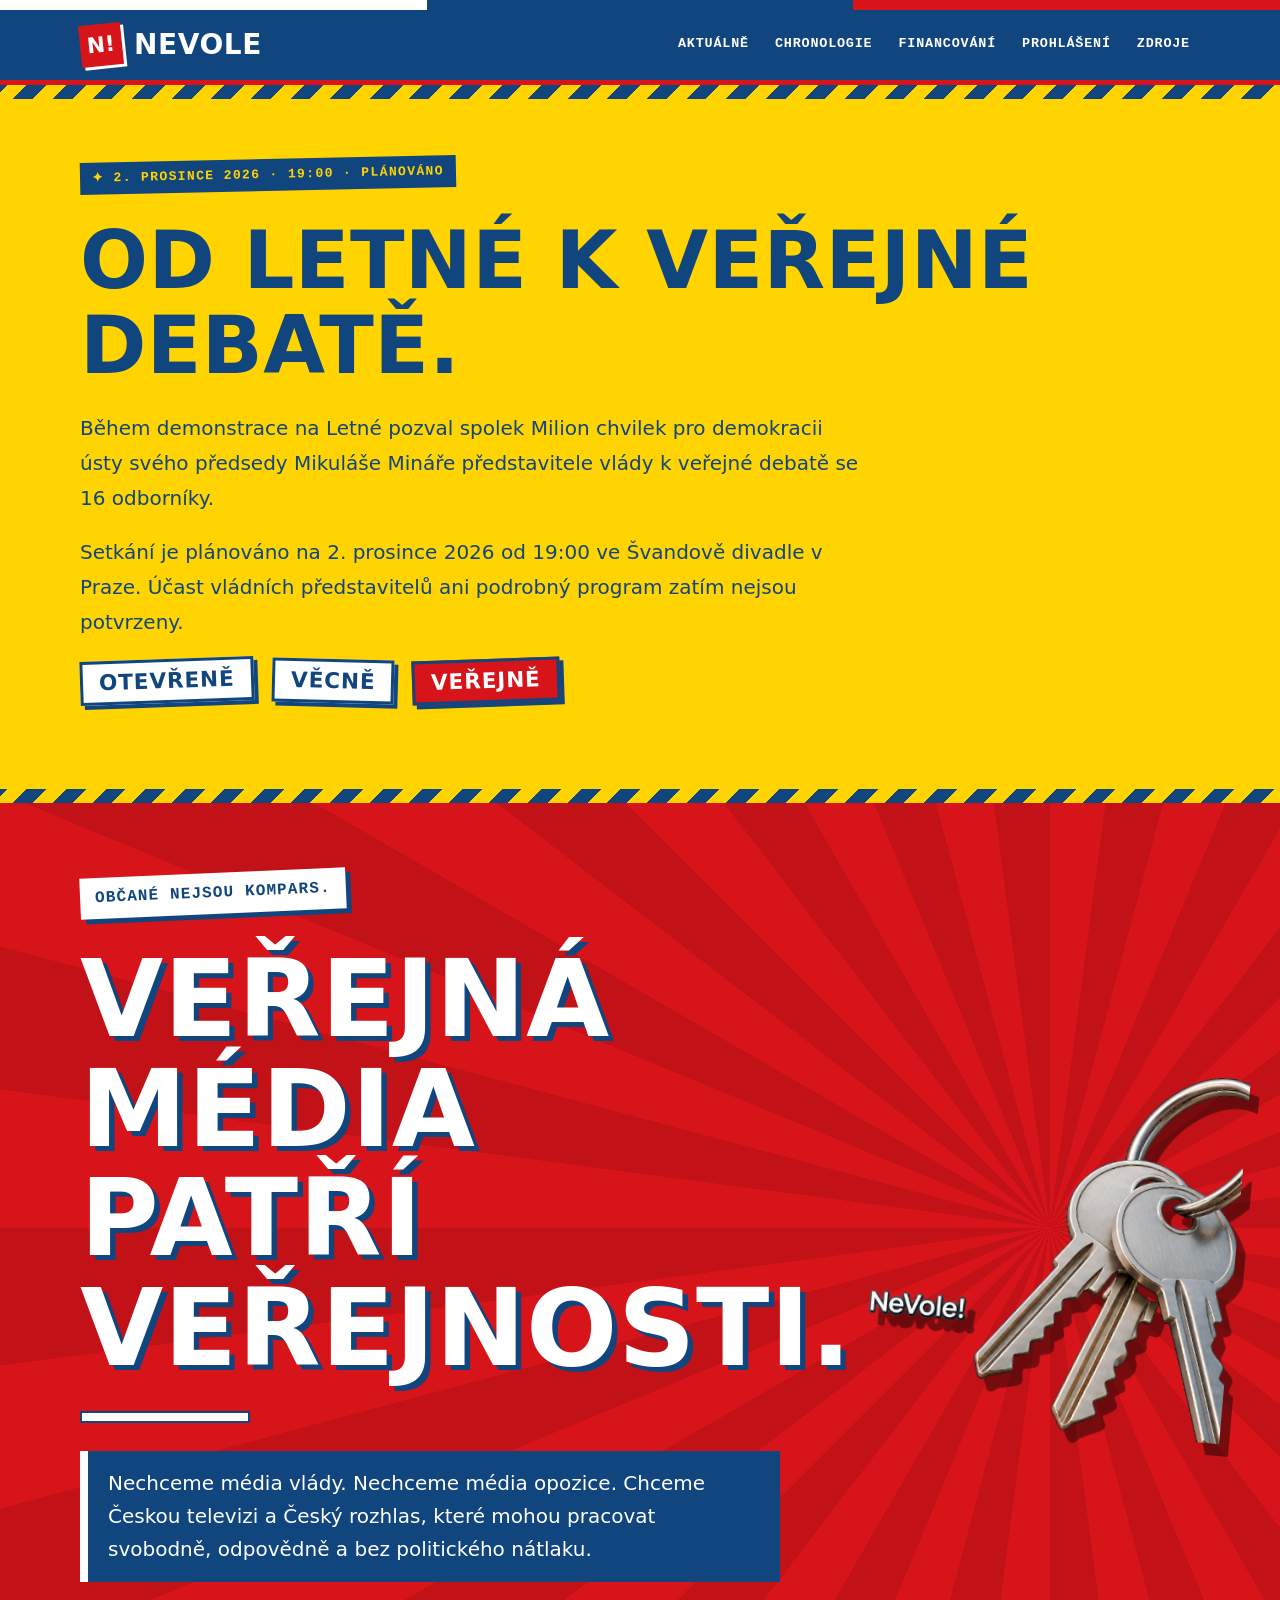
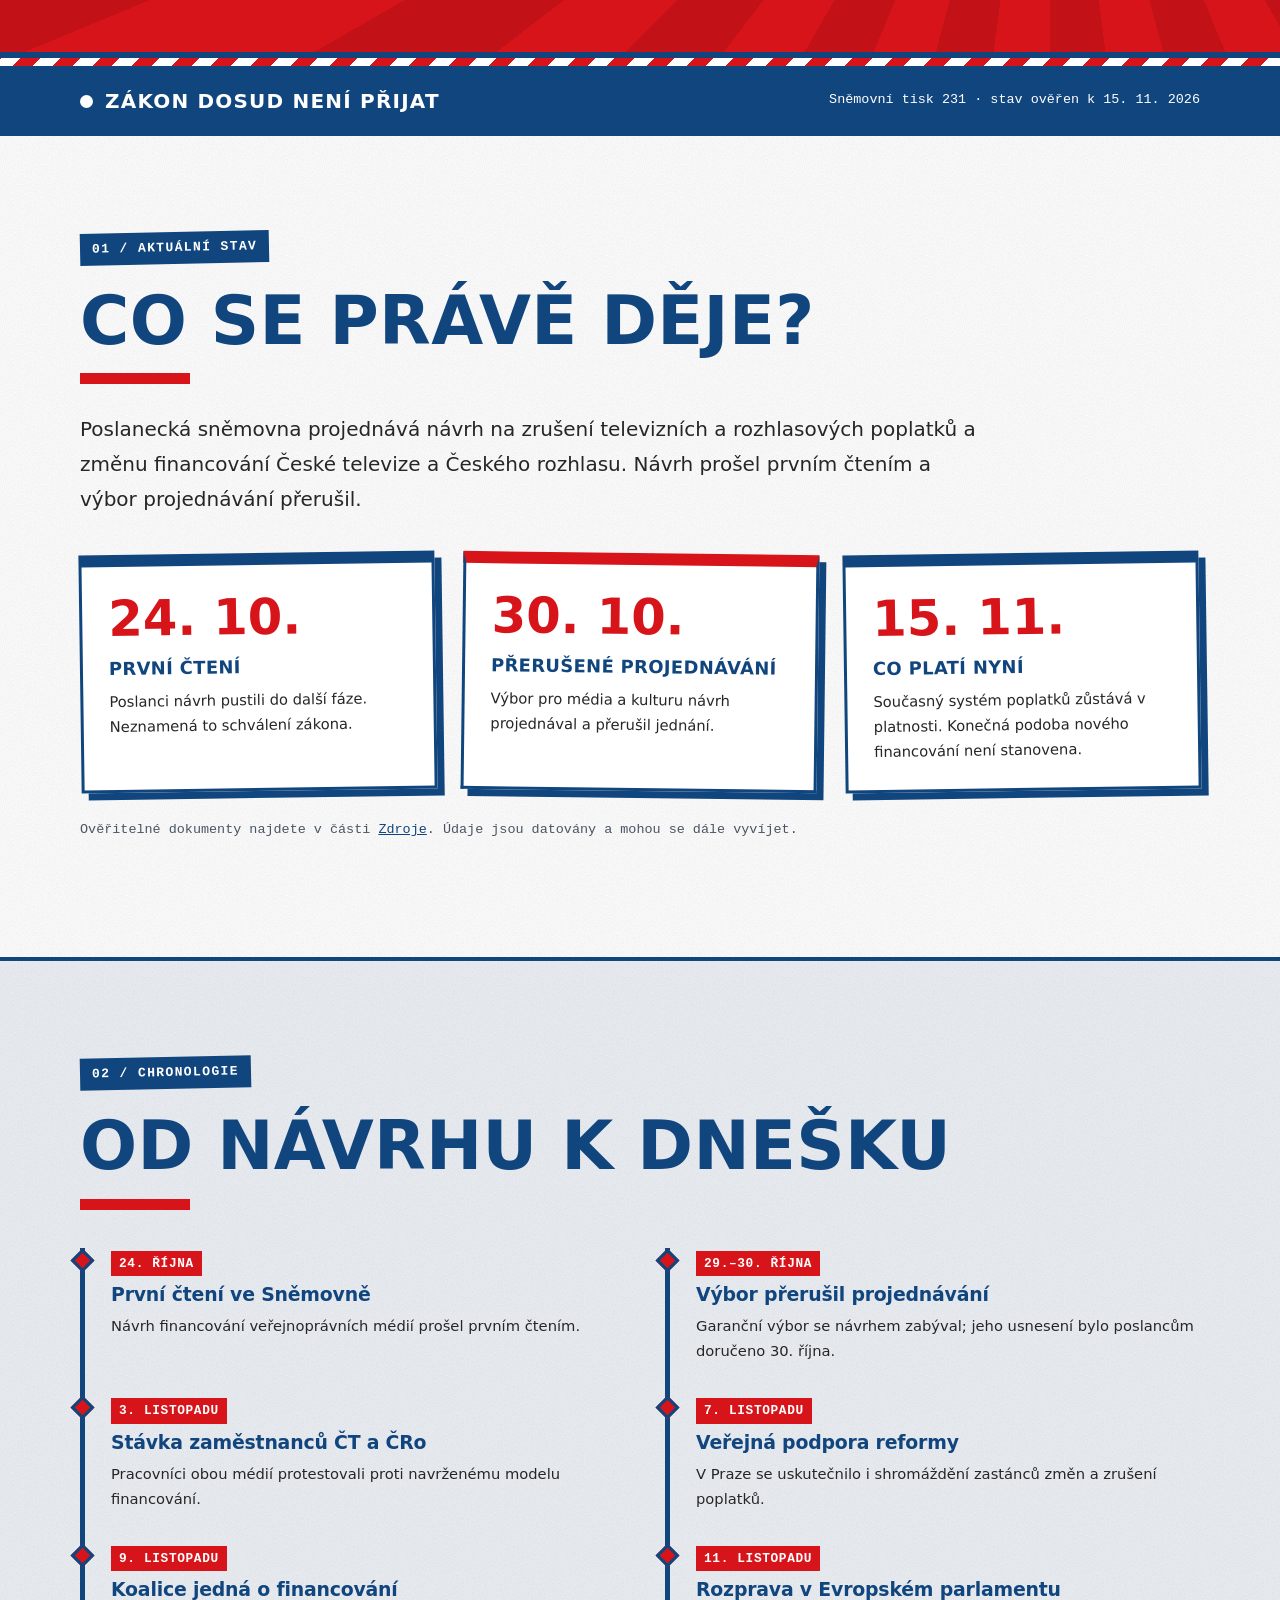
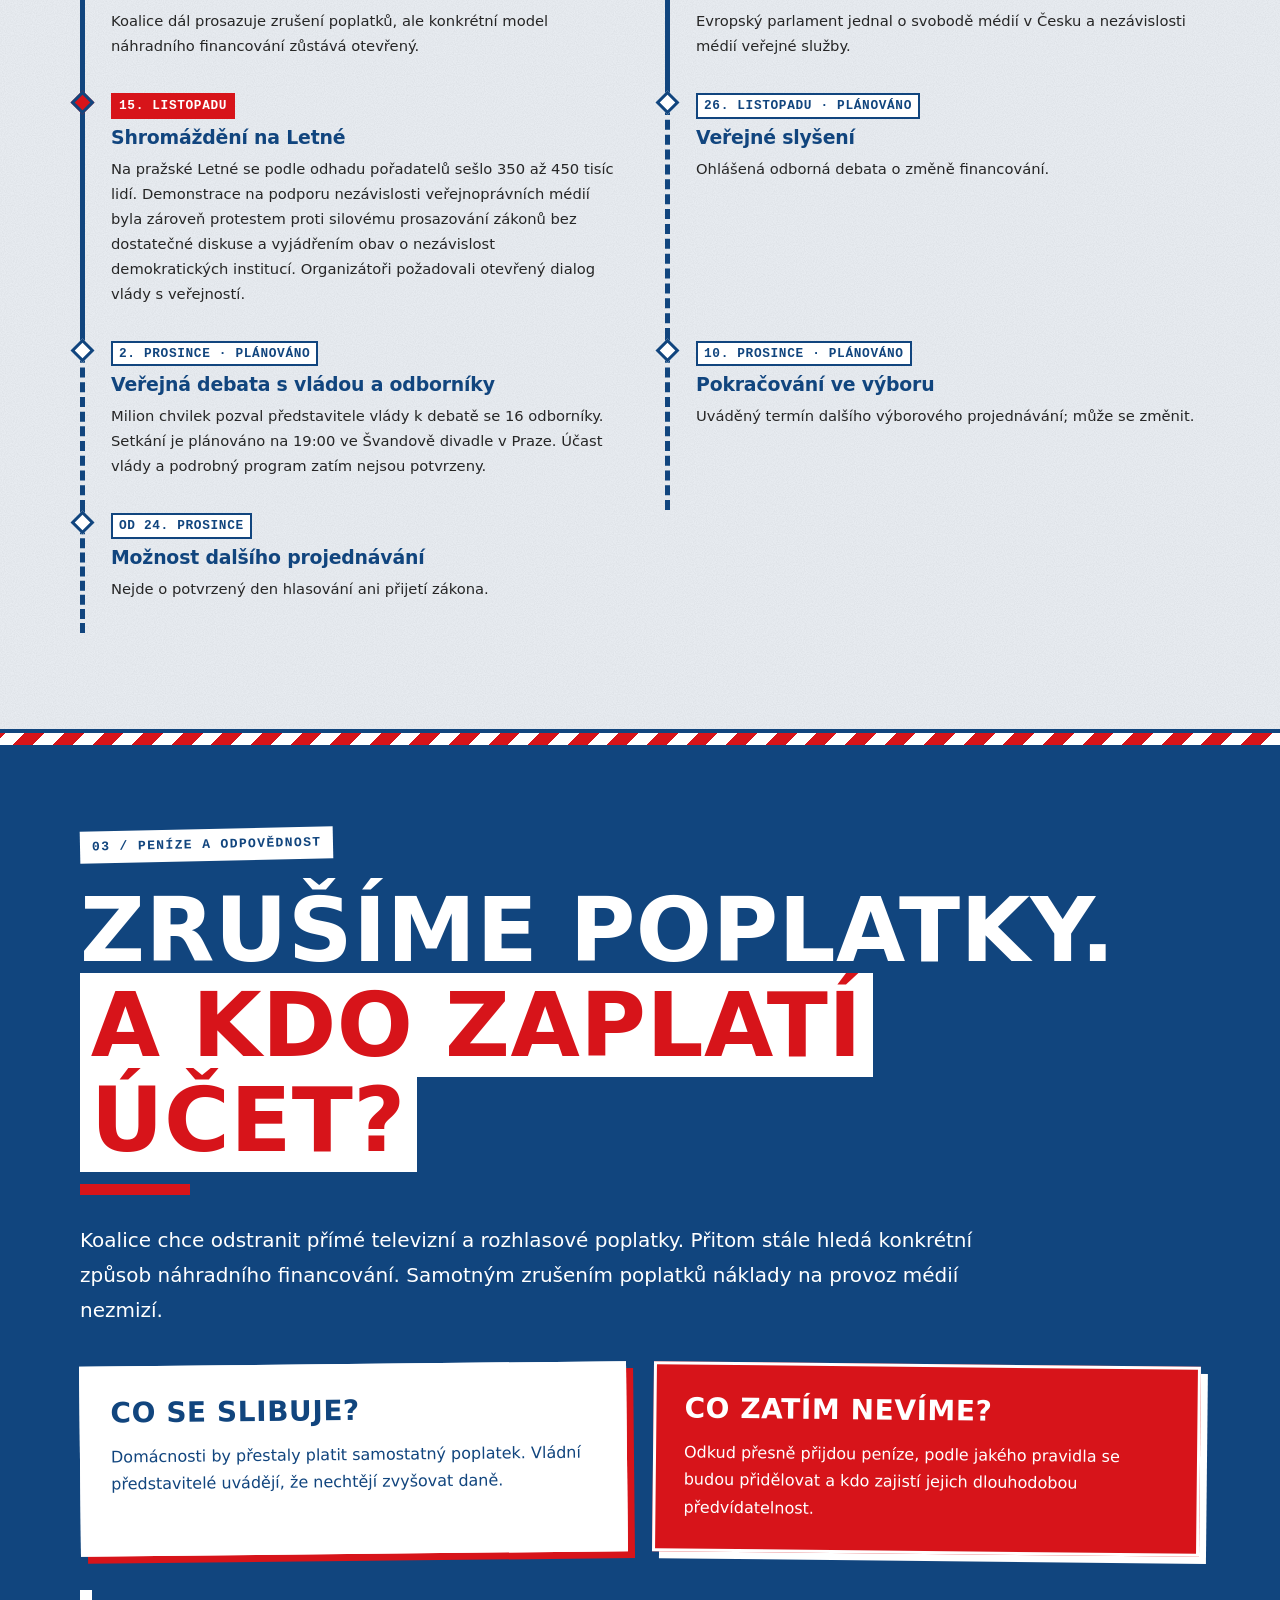
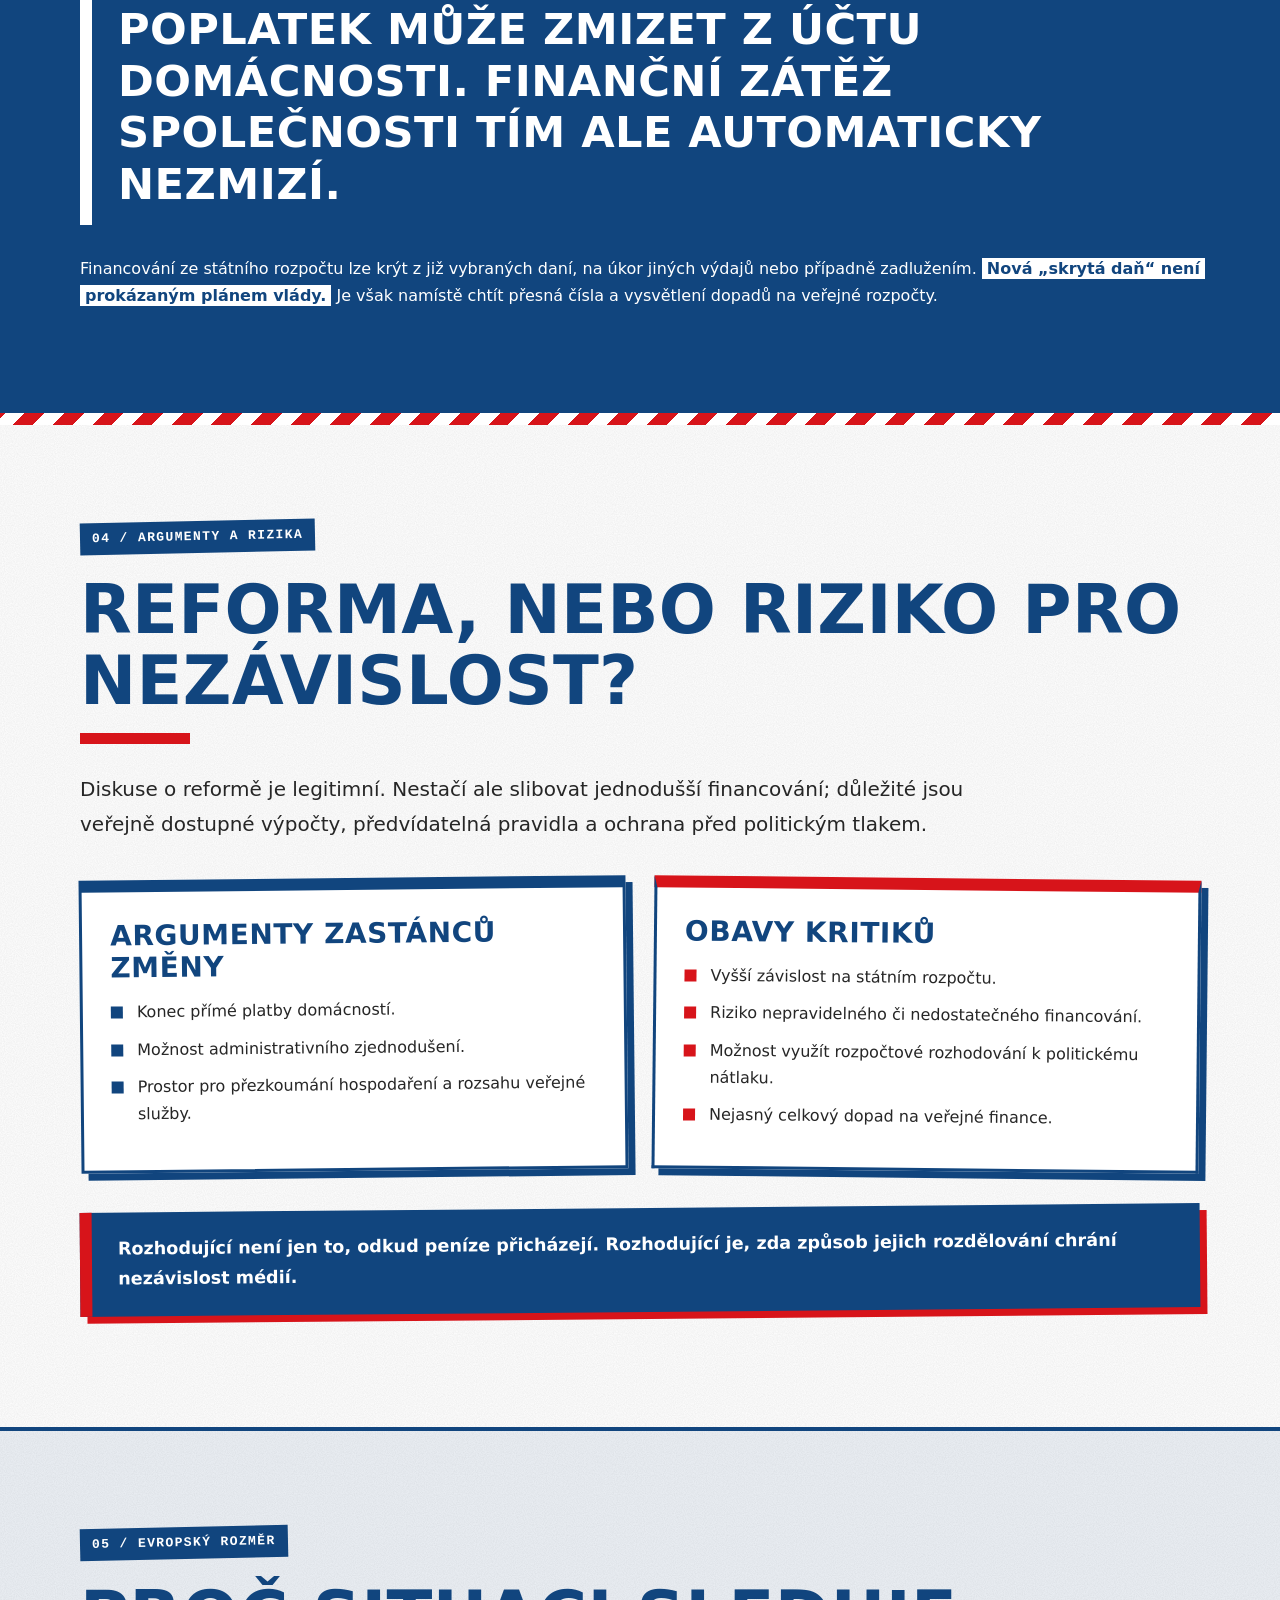
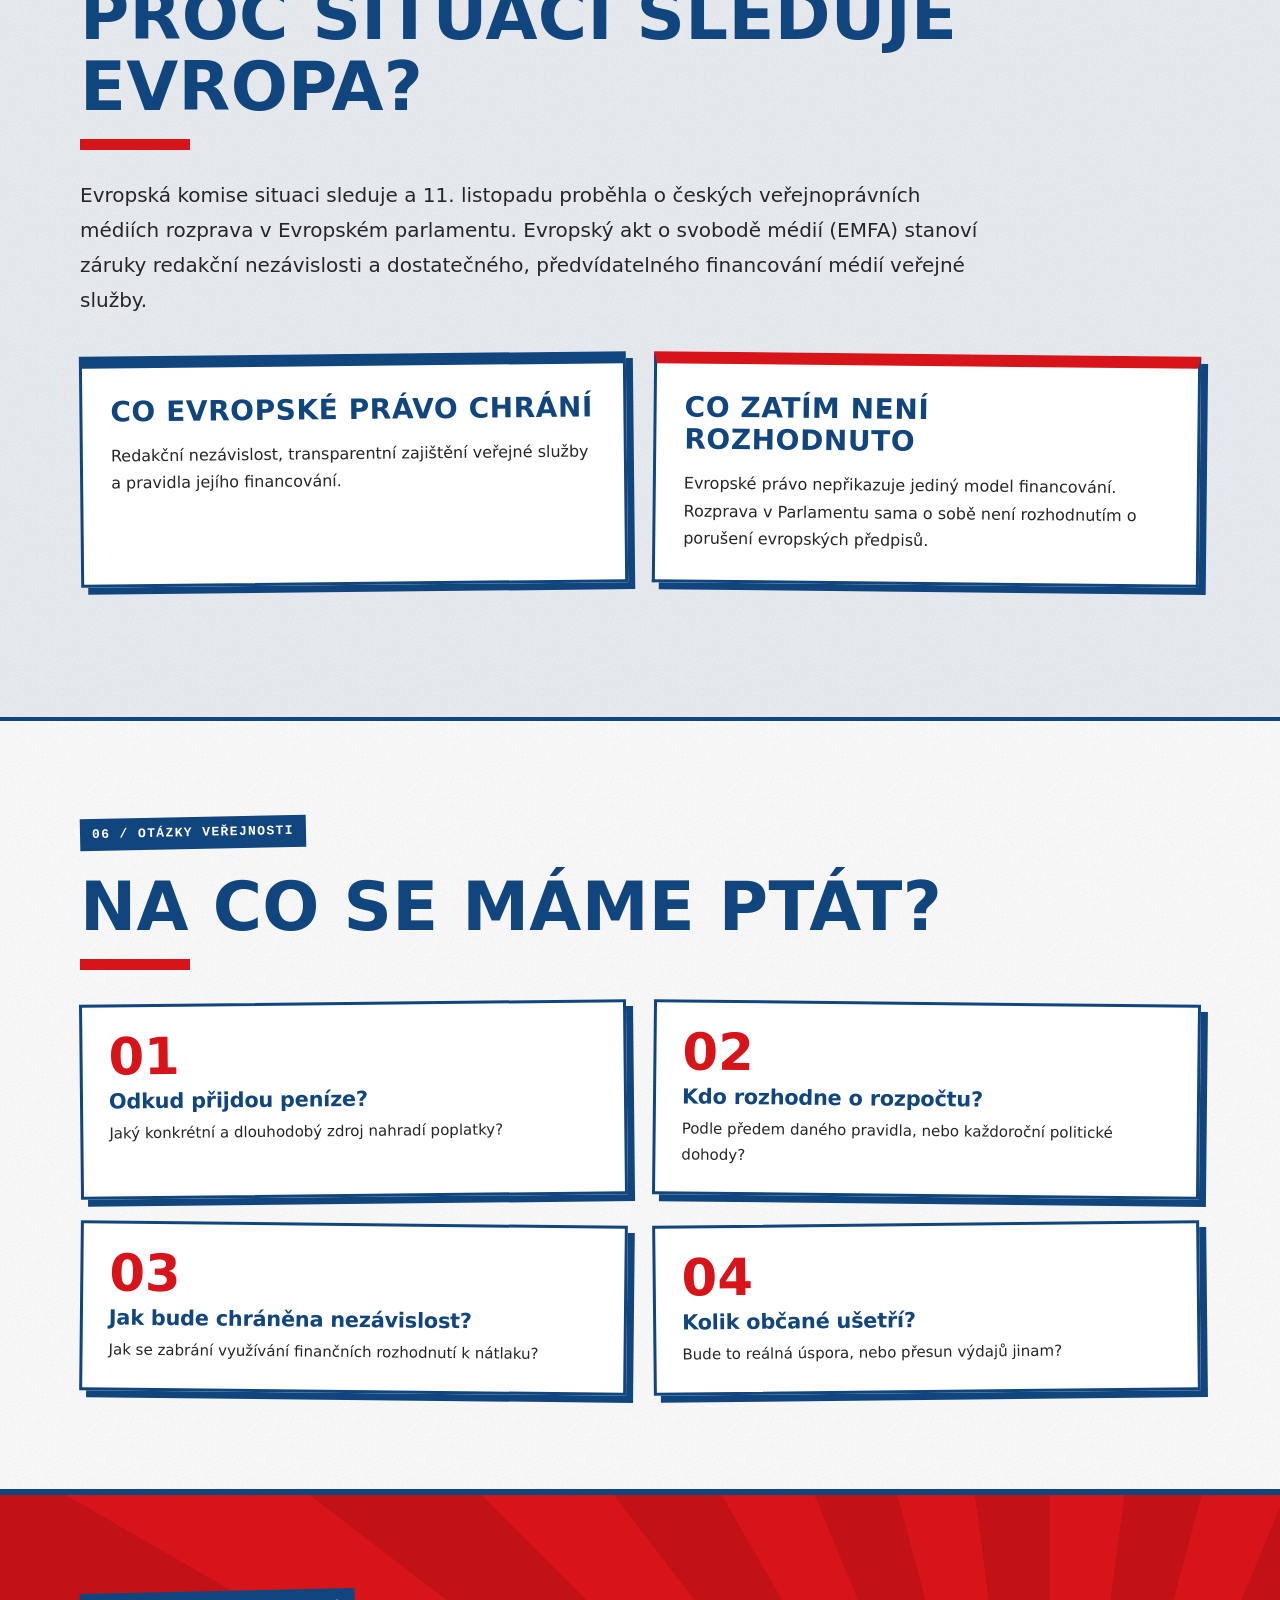
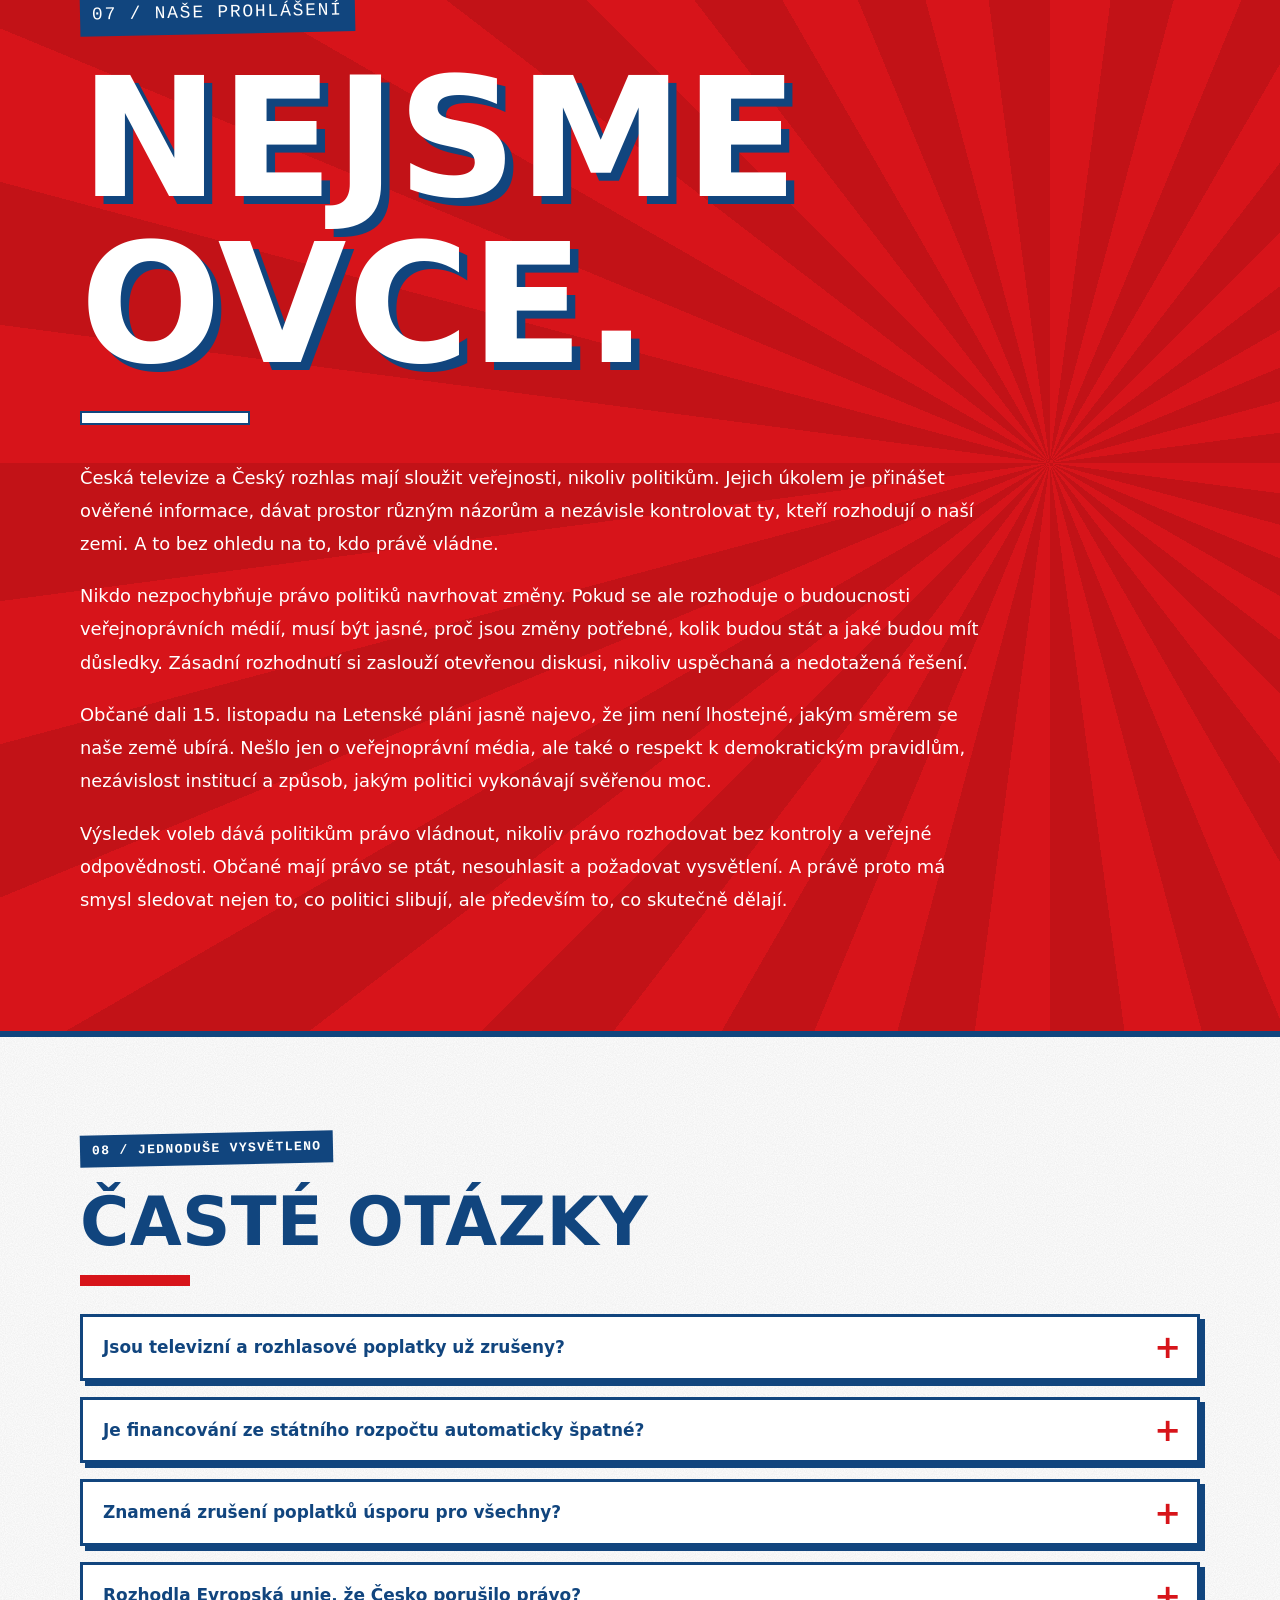
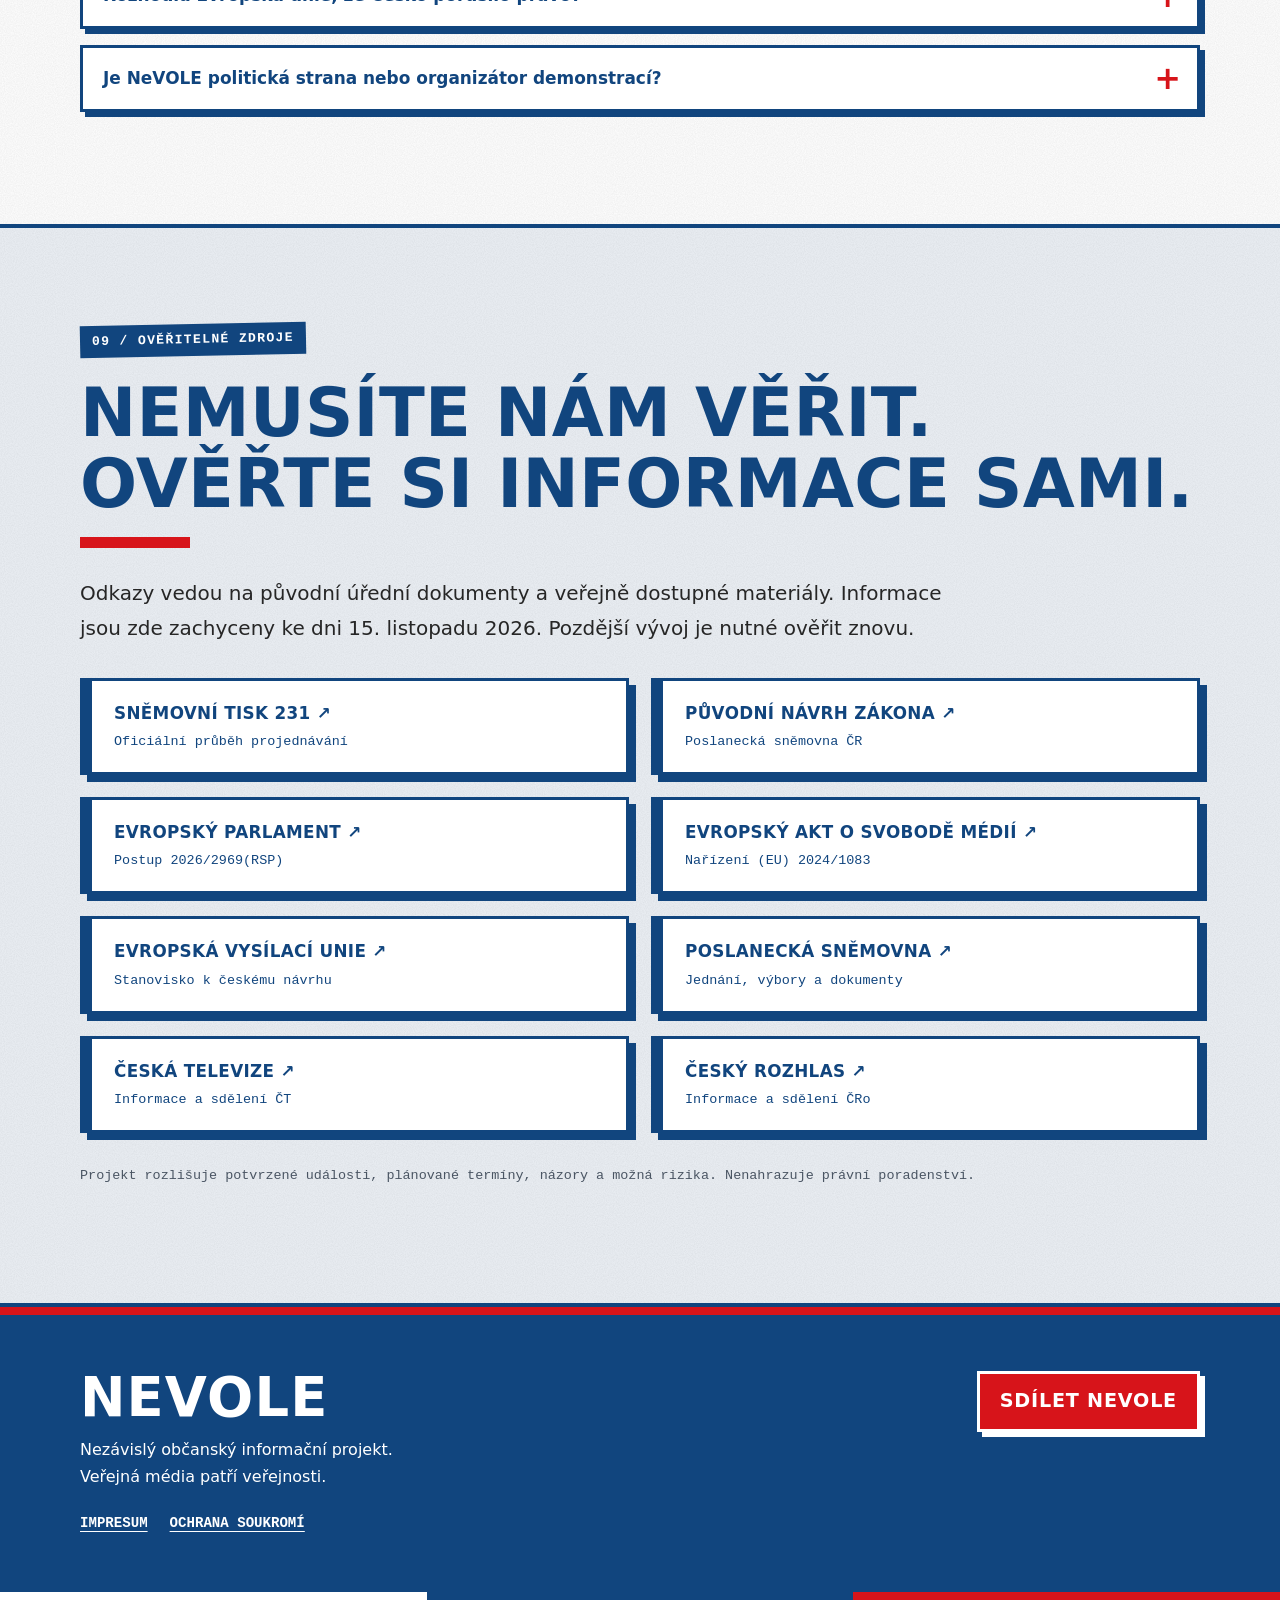
<file: index.html>
<!doctype html>
<html lang="cs">
<head>
  <meta charset="utf-8">
  <meta http-equiv="Content-Security-Policy" content="default-src 'self'; script-src 'self'; style-src 'self'; img-src 'self' data:; connect-src 'none'; object-src 'none'; base-uri 'none'; form-action 'none'; frame-src 'none'; upgrade-insecure-requests">
  <meta name="viewport" content="width=device-width, initial-scale=1">
  <meta name="theme-color" content="#12365a">
  <meta name="description" content="NeVOLE – nezávislý občanský informační projekt o veřejnoprávních médiích, jejich financování a svobodě médií.">
  <meta name="referrer" content="strict-origin-when-cross-origin">
  <meta property="og:type" content="website"><meta property="og:locale" content="cs_CZ">
  <meta property="og:title" content="NeVOLE — Veřejná média patří veřejnosti">
  <meta property="og:description" content="Co se děje s financováním ČT a ČRo? Události, argumenty, otázky a ověřitelné zdroje.">
  <meta property="og:url" content="https://nevole.info/">
  <title>NeVOLE — Veřejná média patří veřejnosti</title>
  <link rel="icon" type="image/svg+xml" href="favicon.svg"><link rel="stylesheet" href="styles.css"><script src="script.js" defer></script>
</head>
<body>
  <a class="skip-link" href="#obsah">Přejít na obsah</a>
  <div class="tricolor" aria-hidden="true"><span></span><span></span><span></span></div>
  <header class="site-header" id="nahoru">
    <a class="brand" href="#nahoru" aria-label="NeVOLE – zpět na začátek"><span class="brand-mark">N!</span>NeVOLE</a>
    <button class="menu-toggle" id="menuToggle" type="button" aria-controls="siteNav" aria-expanded="false">☰ <span>Menu</span></button>
    <nav class="site-nav" id="siteNav" aria-label="Hlavní navigace"><a href="#aktualne">Aktuálně</a><a href="#chronologie">Chronologie</a><a href="#financovani">Financování</a><a href="#prohlaseni">Prohlášení</a><a href="#zdroje">Zdroje</a></nav>
  </header>
  <main id="obsah">
    <section class="urgent" id="debata-2-prosince" aria-labelledby="urgentTitle">
      <div class="container">
        <p class="section-kicker">✦ 2. prosince 2026 · 19:00 · plánováno</p>
        <h2 id="urgentTitle">Od Letné k veřejné debatě.</h2>
        <p class="lead">Během demonstrace na Letné pozval spolek Milion chvilek pro demokracii ústy svého předsedy Mikuláše Mináře představitele vlády k veřejné debatě se 16 odborníky.</p>
        <p class="lead">Setkání je plánováno na 2. prosince 2026 od 19:00 ve Švandově divadle v Praze. Účast vládních představitelů ani podrobný program zatím nejsou potvrzeny.</p>
        <ul class="urgent-rules" aria-label="Principy veřejné debaty"><li>Otevřeně</li><li>Věcně</li><li>Veřejně</li></ul>
      </div>
    </section>
    <section class="hero" aria-labelledby="heroTitle"><div class="container hero-inner"><div class="hero-copy"><p class="eyebrow">Občané nejsou kompars.</p><h1 id="heroTitle">Veřejná média<br>patří veřejnosti.</h1><span class="hero-underline" aria-hidden="true"></span><p class="hero-lead">Nechceme média vlády. Nechceme média opozice. Chceme Českou televizi a Český rozhlas, které mohou pracovat svobodně, odpovědně a bez politického nátlaku.</p></div><img class="hero-keys" src="assets/svazek-klicu-nevole.png" width="440" height="480" alt="Svazek klíčů s nápisem NeVole! jako symbol občanské svobody" fetchpriority="high"></div></section>
    <div class="status-bar"><div class="container status-content"><strong><span class="status-dot" aria-hidden="true"></span>ZÁKON DOSUD NENÍ PŘIJAT</strong><span>Sněmovní tisk 231 · stav ověřen k 15. 11. 2026</span></div></div>

    <section class="section" id="aktualne" aria-labelledby="currentTitle"><div class="container"><p class="section-kicker">01 / Aktuální stav</p><h2 id="currentTitle">Co se právě děje?</h2><p class="lead">Poslanecká sněmovna projednává návrh na zrušení televizních a rozhlasových poplatků a změnu financování České televize a Českého rozhlasu. Návrh prošel prvním čtením a výbor projednávání přerušil.</p>
      <div class="fact-cards"><article class="fact-card"><span class="fact-date">24. 10.</span><h3>První čtení</h3><p>Poslanci návrh pustili do další fáze. Neznamená to schválení zákona.</p></article><article class="fact-card red"><span class="fact-date">30. 10.</span><h3>Přerušené projednávání</h3><p>Výbor pro média a kulturu návrh projednával a přerušil jednání.</p></article><article class="fact-card"><span class="fact-date">15. 11.</span><h3>Co platí nyní</h3><p>Současný systém poplatků zůstává v platnosti. Konečná podoba nového financování není stanovena.</p></article></div><p class="source-hint">Ověřitelné dokumenty najdete v části <a href="#zdroje">Zdroje</a>. Údaje jsou datovány a mohou se dále vyvíjet.</p>
    </div></section>

    <section class="section section-alt" id="chronologie" aria-labelledby="timeTitle"><div class="container"><p class="section-kicker">02 / Chronologie</p><h2 id="timeTitle">Od návrhu k dnešku</h2><div class="timeline">
      <article class="timeline-item"><time datetime="2026-10-24">24. října</time><h3>První čtení ve Sněmovně</h3><p>Návrh financování veřejnoprávních médií prošel prvním čtením.</p></article>
      <article class="timeline-item"><time datetime="2026-10-30">29.–30. října</time><h3>Výbor přerušil projednávání</h3><p>Garanční výbor se návrhem zabýval; jeho usnesení bylo poslancům doručeno 30. října.</p></article>
      <article class="timeline-item"><time datetime="2026-11-03">3. listopadu</time><h3>Stávka zaměstnanců ČT a ČRo</h3><p>Pracovníci obou médií protestovali proti navrženému modelu financování.</p></article>
      <article class="timeline-item"><time datetime="2026-11-07">7. listopadu</time><h3>Veřejná podpora reformy</h3><p>V Praze se uskutečnilo i shromáždění zastánců změn a zrušení poplatků.</p></article>
      <article class="timeline-item"><time datetime="2026-11-09">9. listopadu</time><h3>Koalice jedná o financování</h3><p>Koalice dál prosazuje zrušení poplatků, ale konkrétní model náhradního financování zůstává otevřený.</p></article>
      <article class="timeline-item"><time datetime="2026-11-11">11. listopadu</time><h3>Rozprava v Evropském parlamentu</h3><p>Evropský parlament jednal o svobodě médií v Česku a nezávislosti médií veřejné služby.</p></article>
      <article class="timeline-item"><time datetime="2026-11-15">15. listopadu</time><h3>Shromáždění na Letné</h3><p>Na pražské Letné se podle odhadu pořadatelů sešlo 350 až 450 tisíc lidí. Demonstrace na podporu nezávislosti veřejnoprávních médií byla zároveň protestem proti silovému prosazování zákonů bez dostatečné diskuse a vyjádřením obav o nezávislost demokratických institucí. Organizátoři požadovali otevřený dialog vlády s veřejností.</p></article>
      <article class="timeline-item planned"><time datetime="2026-11-26">26. listopadu · plánováno</time><h3>Veřejné slyšení</h3><p>Ohlášená odborná debata o změně financování.</p></article>
      <article class="timeline-item planned"><time datetime="2026-12-02">2. prosince · plánováno</time><h3>Veřejná debata s vládou a odborníky</h3><p>Milion chvilek pozval představitele vlády k debatě se 16 odborníky. Setkání je plánováno na 19:00 ve Švandově divadle v Praze. Účast vlády a podrobný program zatím nejsou potvrzeny.</p></article>
      <article class="timeline-item planned"><time datetime="2026-12-10">10. prosince · plánováno</time><h3>Pokračování ve výboru</h3><p>Uváděný termín dalšího výborového projednávání; může se změnit.</p></article>
      <article class="timeline-item planned"><time datetime="2026-12-24">Od 24. prosince</time><h3>Možnost dalšího projednávání</h3><p>Nejde o potvrzený den hlasování ani přijetí zákona.</p></article>
    </div></div></section>

    <section class="section section-dark" id="financovani" aria-labelledby="moneyTitle"><div class="container"><p class="section-kicker">03 / Peníze a odpovědnost</p><h2 id="moneyTitle">Zrušíme poplatky.<br><span class="money-accent">A kdo zaplatí účet?</span></h2><p class="lead">Koalice chce odstranit přímé televizní a rozhlasové poplatky. Přitom stále hledá konkrétní způsob náhradního financování. Samotným zrušením poplatků náklady na provoz médií nezmizí.</p><div class="compare-grid"><article class="compare-card"><h3>Co se slibuje?</h3><p>Domácnosti by přestaly platit samostatný poplatek. Vládní představitelé uvádějí, že nechtějí zvyšovat daně.</p></article><article class="compare-card light"><h3>Co zatím nevíme?</h3><p>Odkud přesně přijdou peníze, podle jakého pravidla se budou přidělovat a kdo zajistí jejich dlouhodobou předvídatelnost.</p></article></div><blockquote class="large-quote">Poplatek může zmizet z účtu domácnosti. Finanční zátěž společnosti tím ale automaticky nezmizí.</blockquote><p>Financování ze státního rozpočtu lze krýt z již vybraných daní, na úkor jiných výdajů nebo případně zadlužením. <strong>Nová „skrytá daň“ není prokázaným plánem vlády.</strong> Je však namístě chtít přesná čísla a vysvětlení dopadů na veřejné rozpočty.</p></div></section>

    <section class="section" id="argumenty" aria-labelledby="argsTitle"><div class="container"><p class="section-kicker">04 / Argumenty a rizika</p><h2 id="argsTitle">Reforma, nebo riziko pro nezávislost?</h2><p class="lead">Diskuse o reformě je legitimní. Nestačí ale slibovat jednodušší financování; důležité jsou veřejně dostupné výpočty, předvídatelná pravidla a ochrana před politickým tlakem.</p><div class="compare-grid light-mode"><article class="argument-card"><h3>Argumenty zastánců změny</h3><ul><li>Konec přímé platby domácností.</li><li>Možnost administrativního zjednodušení.</li><li>Prostor pro přezkoumání hospodaření a rozsahu veřejné služby.</li></ul></article><article class="argument-card red"><h3>Obavy kritiků</h3><ul><li>Vyšší závislost na státním rozpočtu.</li><li>Riziko nepravidelného či nedostatečného financování.</li><li>Možnost využít rozpočtové rozhodování k politickému nátlaku.</li><li>Nejasný celkový dopad na veřejné finance.</li></ul></article></div><p class="takeaway">Rozhodující není jen to, odkud peníze přicházejí. Rozhodující je, zda způsob jejich rozdělování chrání nezávislost médií.</p></div></section>

    <section class="section section-alt" id="evropa" aria-labelledby="euTitle"><div class="container"><p class="section-kicker">05 / Evropský rozměr</p><h2 id="euTitle">Proč situaci sleduje Evropa?</h2><p class="lead">Evropská komise situaci sleduje a 11. listopadu proběhla o českých veřejnoprávních médiích rozprava v Evropském parlamentu. Evropský akt o svobodě médií (EMFA) stanoví záruky redakční nezávislosti a dostatečného, předvídatelného financování médií veřejné služby.</p><div class="compare-grid light-mode"><article class="argument-card"><h3>Co evropské právo chrání</h3><p>Redakční nezávislost, transparentní zajištění veřejné služby a pravidla jejího financování.</p></article><article class="argument-card red"><h3>Co zatím není rozhodnuto</h3><p>Evropské právo nepřikazuje jediný model financování. Rozprava v Parlamentu sama o sobě není rozhodnutím o porušení evropských předpisů.</p></article></div></div></section>

    <section class="section" id="otazky" aria-labelledby="qTitle"><div class="container"><p class="section-kicker">06 / Otázky veřejnosti</p><h2 id="qTitle">Na co se máme ptát?</h2><div class="question-grid"><article class="question-card"><span>01</span><h3>Odkud přijdou peníze?</h3><p>Jaký konkrétní a dlouhodobý zdroj nahradí poplatky?</p></article><article class="question-card"><span>02</span><h3>Kdo rozhodne o rozpočtu?</h3><p>Podle předem daného pravidla, nebo každoroční politické dohody?</p></article><article class="question-card"><span>03</span><h3>Jak bude chráněna nezávislost?</h3><p>Jak se zabrání využívání finančních rozhodnutí k nátlaku?</p></article><article class="question-card"><span>04</span><h3>Kolik občané ušetří?</h3><p>Bude to reálná úspora, nebo přesun výdajů jinam?</p></article></div></div></section>

    <section class="section section-statement" id="prohlaseni" aria-labelledby="statementTitle"><div class="container"><p class="section-kicker">07 / Naše prohlášení</p><h2 id="statementTitle">Nejsme ovce.</h2><p>Česká televize a Český rozhlas mají sloužit veřejnosti, nikoliv politikům. Jejich úkolem je přinášet ověřené informace, dávat prostor různým názorům a nezávisle kontrolovat ty, kteří rozhodují o naší zemi. A to bez ohledu na to, kdo právě vládne.</p><p>Nikdo nezpochybňuje právo politiků navrhovat změny. Pokud se ale rozhoduje o budoucnosti veřejnoprávních médií, musí být jasné, proč jsou změny potřebné, kolik budou stát a jaké budou mít důsledky. Zásadní rozhodnutí si zaslouží otevřenou diskusi, nikoliv uspěchaná a nedotažená řešení.</p><p>Občané dali 15. listopadu na Letenské pláni jasně najevo, že jim není lhostejné, jakým směrem se naše země ubírá. Nešlo jen o veřejnoprávní média, ale také o respekt k demokratickým pravidlům, nezávislost institucí a způsob, jakým politici vykonávají svěřenou moc.</p><p>Výsledek voleb dává politikům právo vládnout, nikoliv právo rozhodovat bez kontroly a veřejné odpovědnosti. Občané mají právo se ptát, nesouhlasit a požadovat vysvětlení. A právě proto má smysl sledovat nejen to, co politici slibují, ale především to, co skutečně dělají.</p></div></section>

    <section class="section" id="faq" aria-labelledby="faqTitle"><div class="container"><p class="section-kicker">08 / Jednoduše vysvětleno</p><h2 id="faqTitle">Časté otázky</h2><details><summary>Jsou televizní a rozhlasové poplatky už zrušeny?</summary><p>Ne. Návrh zatím není přijatým zákonem a současné poplatky zůstávají v platnosti.</p></details><details><summary>Je financování ze státního rozpočtu automaticky špatné?</summary><p>Ne. Záleží na konkrétních zárukách nezávislosti, transparentnosti a předvídatelném zajištění prostředků.</p></details><details><summary>Znamená zrušení poplatků úsporu pro všechny?</summary><p>Ne nutně. Domácnosti by přestaly platit samostatný poplatek, ale náklady na média bude stále třeba uhradit z jiných veřejných zdrojů.</p></details><details><summary>Rozhodla Evropská unie, že Česko porušilo právo?</summary><p>Ne. Evropské instituce situaci projednávají a sledují. Samotná rozprava není právním verdiktem.</p></details><details><summary>Je NeVOLE politická strana nebo organizátor demonstrací?</summary><p>NeVOLE je nezávislý občanský informační projekt. Nepodporuje konkrétní politickou stranu a představuje své postoje odděleně od ověřitelných faktů.</p></details></div></section>

    <section class="section section-alt" id="zdroje" aria-labelledby="sourcesTitle"><div class="container"><p class="section-kicker">09 / Ověřitelné zdroje</p><h2 id="sourcesTitle">Nemusíte nám věřit. Ověřte si informace sami.</h2><p class="lead">Odkazy vedou na původní úřední dokumenty a veřejně dostupné materiály. Informace jsou zde zachyceny ke dni 15. listopadu 2026. Pozdější vývoj je nutné ověřit znovu.</p><div class="source-grid">
      <a href="https://www.psp.cz/sqw/historie.sqw?o=10&amp;t=231" target="_blank" rel="noopener noreferrer"><strong>Sněmovní tisk 231 ↗</strong><span>Oficiální průběh projednávání</span></a><a href="https://www.psp.cz/sqw/text/tiskt.sqw?CT=231&amp;CT1=0&amp;O=10" target="_blank" rel="noopener noreferrer"><strong>Původní návrh zákona ↗</strong><span>Poslanecká sněmovna ČR</span></a><a href="https://oeil.europarl.europa.eu/oeil/en/procedure-file?reference=2026%2F2969%28RSP%29" target="_blank" rel="noopener noreferrer"><strong>Evropský parlament ↗</strong><span>Postup 2026/2969(RSP)</span></a><a href="https://eur-lex.europa.eu/legal-content/CS/TXT/?uri=CELEX:32024R1083" target="_blank" rel="noopener noreferrer"><strong>Evropský akt o svobodě médií ↗</strong><span>Nařízení (EU) 2024/1083</span></a><a href="https://www.ebu.ch/news/2026/10/concern-over-fast-tracked-debate-on-czech-public-service-media-funding" target="_blank" rel="noopener noreferrer"><strong>Evropská vysílací unie ↗</strong><span>Stanovisko k českému návrhu</span></a><a href="https://www.psp.cz/" target="_blank" rel="noopener noreferrer"><strong>Poslanecká sněmovna ↗</strong><span>Jednání, výbory a dokumenty</span></a><a href="https://www.ceskatelevize.cz/" target="_blank" rel="noopener noreferrer"><strong>Česká televize ↗</strong><span>Informace a sdělení ČT</span></a><a href="https://www.rozhlas.cz/" target="_blank" rel="noopener noreferrer"><strong>Český rozhlas ↗</strong><span>Informace a sdělení ČRo</span></a>
    </div><p class="source-hint">Projekt rozlišuje potvrzené události, plánované termíny, názory a možná rizika. Nenahrazuje právní poradenství.</p></div></section>
  </main>
  <footer class="site-footer"><div class="container footer-inner"><div><a class="footer-brand" href="#nahoru">NeVOLE</a><p>Nezávislý občanský informační projekt.<br>Veřejná média patří veřejnosti.</p><nav class="legal-links" aria-label="Právní informace"><a href="impresum.html">Impresum</a><a href="ochrana-soukromi.html">Ochrana soukromí</a></nav></div><div><button class="share-button" id="shareButton" type="button">Sdílet NeVOLE</button><p class="share-feedback" id="shareFeedback" role="status" aria-live="polite"></p></div></div></footer>
  <div class="tricolor tricolor-bottom" aria-hidden="true"><span></span><span></span><span></span></div>
</body>
</html>
</file>
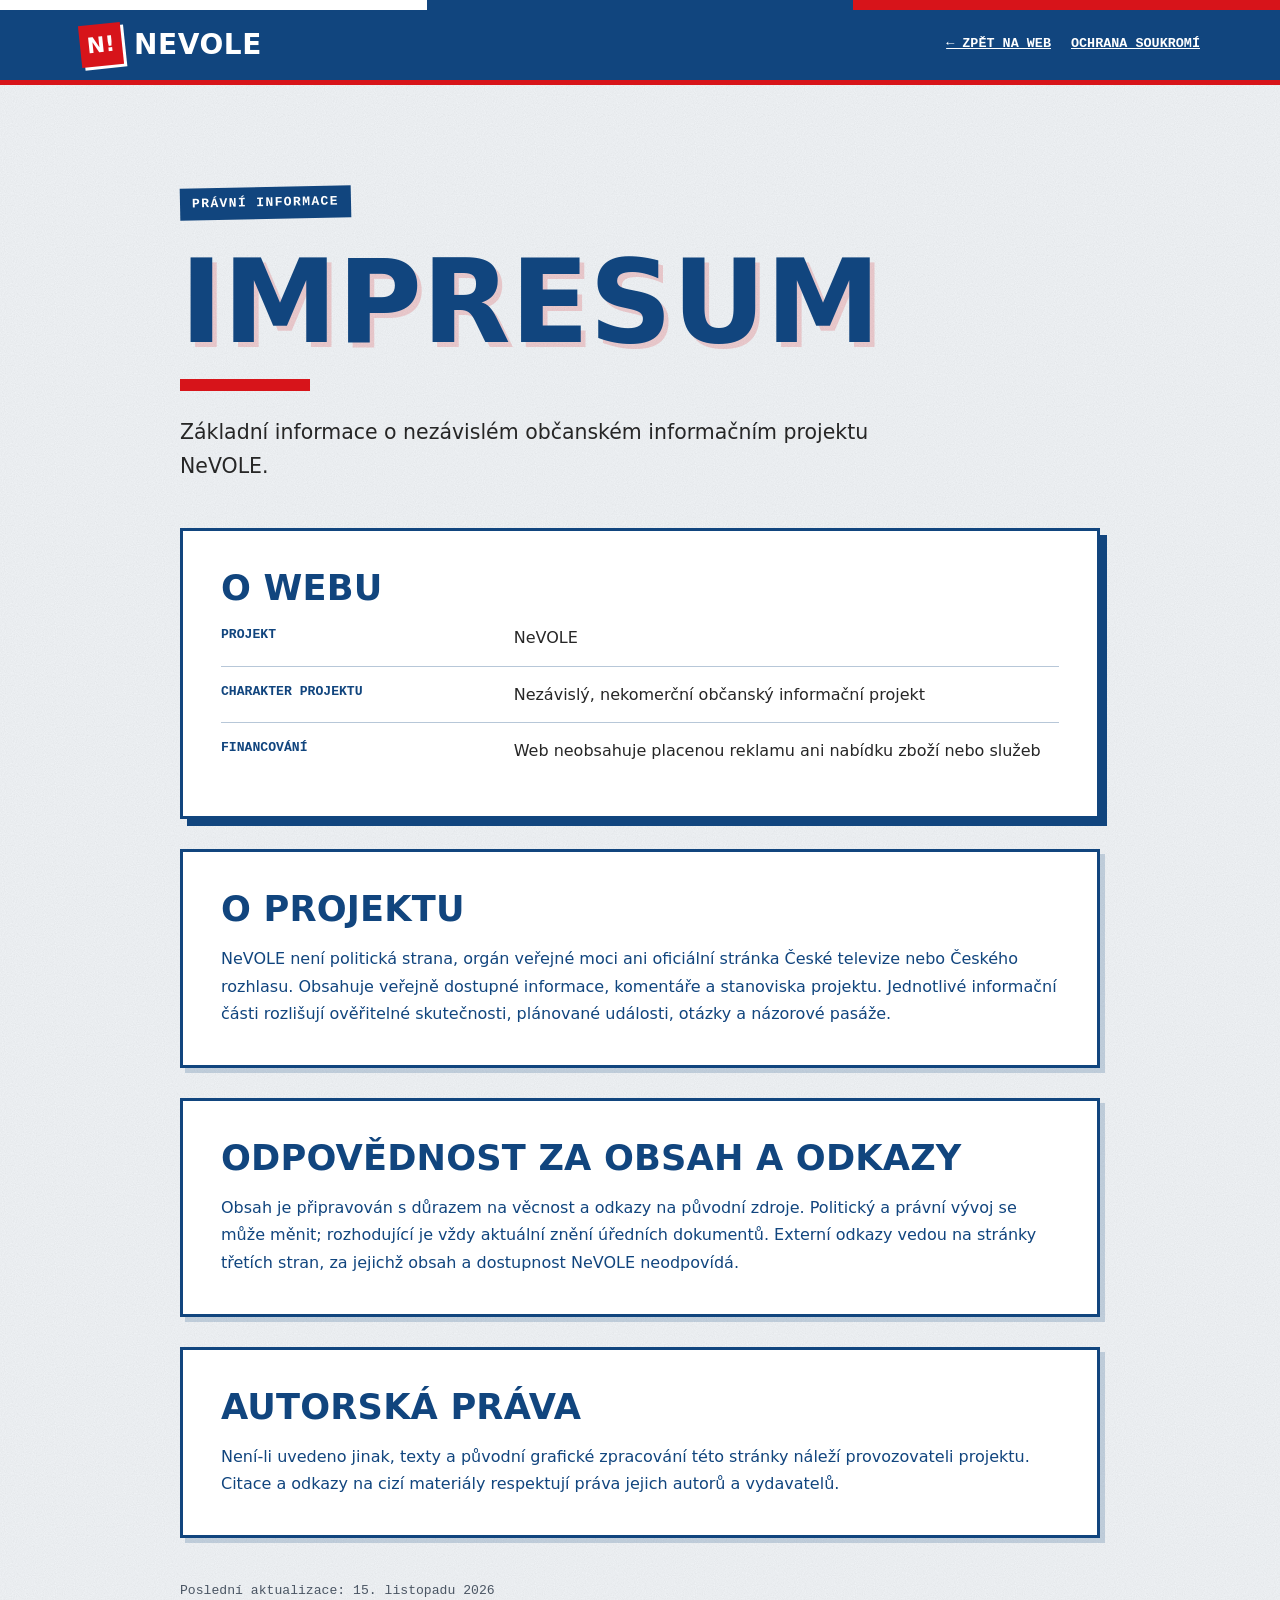
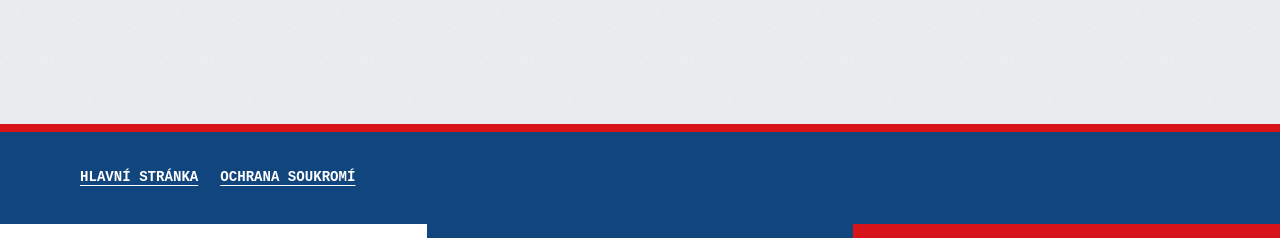
<file: impresum.html>
<!doctype html>
<html lang="cs">
<head>
  <meta charset="utf-8"><meta http-equiv="Content-Security-Policy" content="default-src 'self'; script-src 'self'; style-src 'self'; img-src 'self' data:; connect-src 'none'; object-src 'none'; base-uri 'none'; form-action 'none'; frame-src 'none'; upgrade-insecure-requests"><meta name="viewport" content="width=device-width, initial-scale=1"><meta name="theme-color" content="#11457e">
  <meta name="description" content="Informace o nezávislém občanském projektu NeVOLE."><meta name="referrer" content="strict-origin-when-cross-origin"><meta name="robots" content="index,follow">
  <title>Impresum — NeVOLE</title><link rel="icon" type="image/svg+xml" href="favicon.svg"><link rel="stylesheet" href="styles.css">
</head>
<body class="legal-page">
  <a class="skip-link" href="#obsah">Přejít na obsah</a><div class="tricolor" aria-hidden="true"><span></span><span></span><span></span></div>
  <header class="site-header"><a class="brand" href="index.html" aria-label="NeVOLE – hlavní stránka"><span class="brand-mark">N!</span>NeVOLE</a><nav class="legal-top-nav" aria-label="Navigace"><a href="index.html">← Zpět na web</a><a href="ochrana-soukromi.html">Ochrana soukromí</a></nav></header>
  <main id="obsah" class="legal-main"><div class="container legal-container">
    <p class="section-kicker">Právní informace</p><h1>Impresum</h1><p class="legal-lead">Základní informace o nezávislém občanském informačním projektu NeVOLE.</p>
    <section class="legal-card" aria-labelledby="operatorTitle"><h2 id="operatorTitle">O webu</h2><dl class="legal-data"><div><dt>Projekt</dt><dd>NeVOLE</dd></div><div><dt>Charakter projektu</dt><dd>Nezávislý, nekomerční občanský informační projekt</dd></div><div><dt>Financování</dt><dd>Web neobsahuje placenou reklamu ani nabídku zboží nebo služeb</dd></div></dl></section>
    <section class="legal-section"><h2>O projektu</h2><p>NeVOLE není politická strana, orgán veřejné moci ani oficiální stránka České televize nebo Českého rozhlasu. Obsahuje veřejně dostupné informace, komentáře a stanoviska projektu. Jednotlivé informační části rozlišují ověřitelné skutečnosti, plánované události, otázky a názorové pasáže.</p></section>
    <section class="legal-section"><h2>Odpovědnost za obsah a odkazy</h2><p>Obsah je připravován s důrazem na věcnost a odkazy na původní zdroje. Politický a právní vývoj se může měnit; rozhodující je vždy aktuální znění úředních dokumentů. Externí odkazy vedou na stránky třetích stran, za jejichž obsah a dostupnost NeVOLE neodpovídá.</p></section>
    <section class="legal-section"><h2>Autorská práva</h2><p>Není-li uvedeno jinak, texty a původní grafické zpracování této stránky náleží provozovateli projektu. Citace a odkazy na cizí materiály respektují práva jejich autorů a vydavatelů.</p></section>
    <p class="legal-updated">Poslední aktualizace: 15. listopadu 2026</p>
  </div></main>
  <footer class="site-footer legal-footer"><div class="container"><nav class="legal-links" aria-label="Právní informace"><a href="index.html">Hlavní stránka</a><a href="ochrana-soukromi.html">Ochrana soukromí</a></nav></div></footer><div class="tricolor tricolor-bottom" aria-hidden="true"><span></span><span></span><span></span></div>
</body>
</html>
</file>
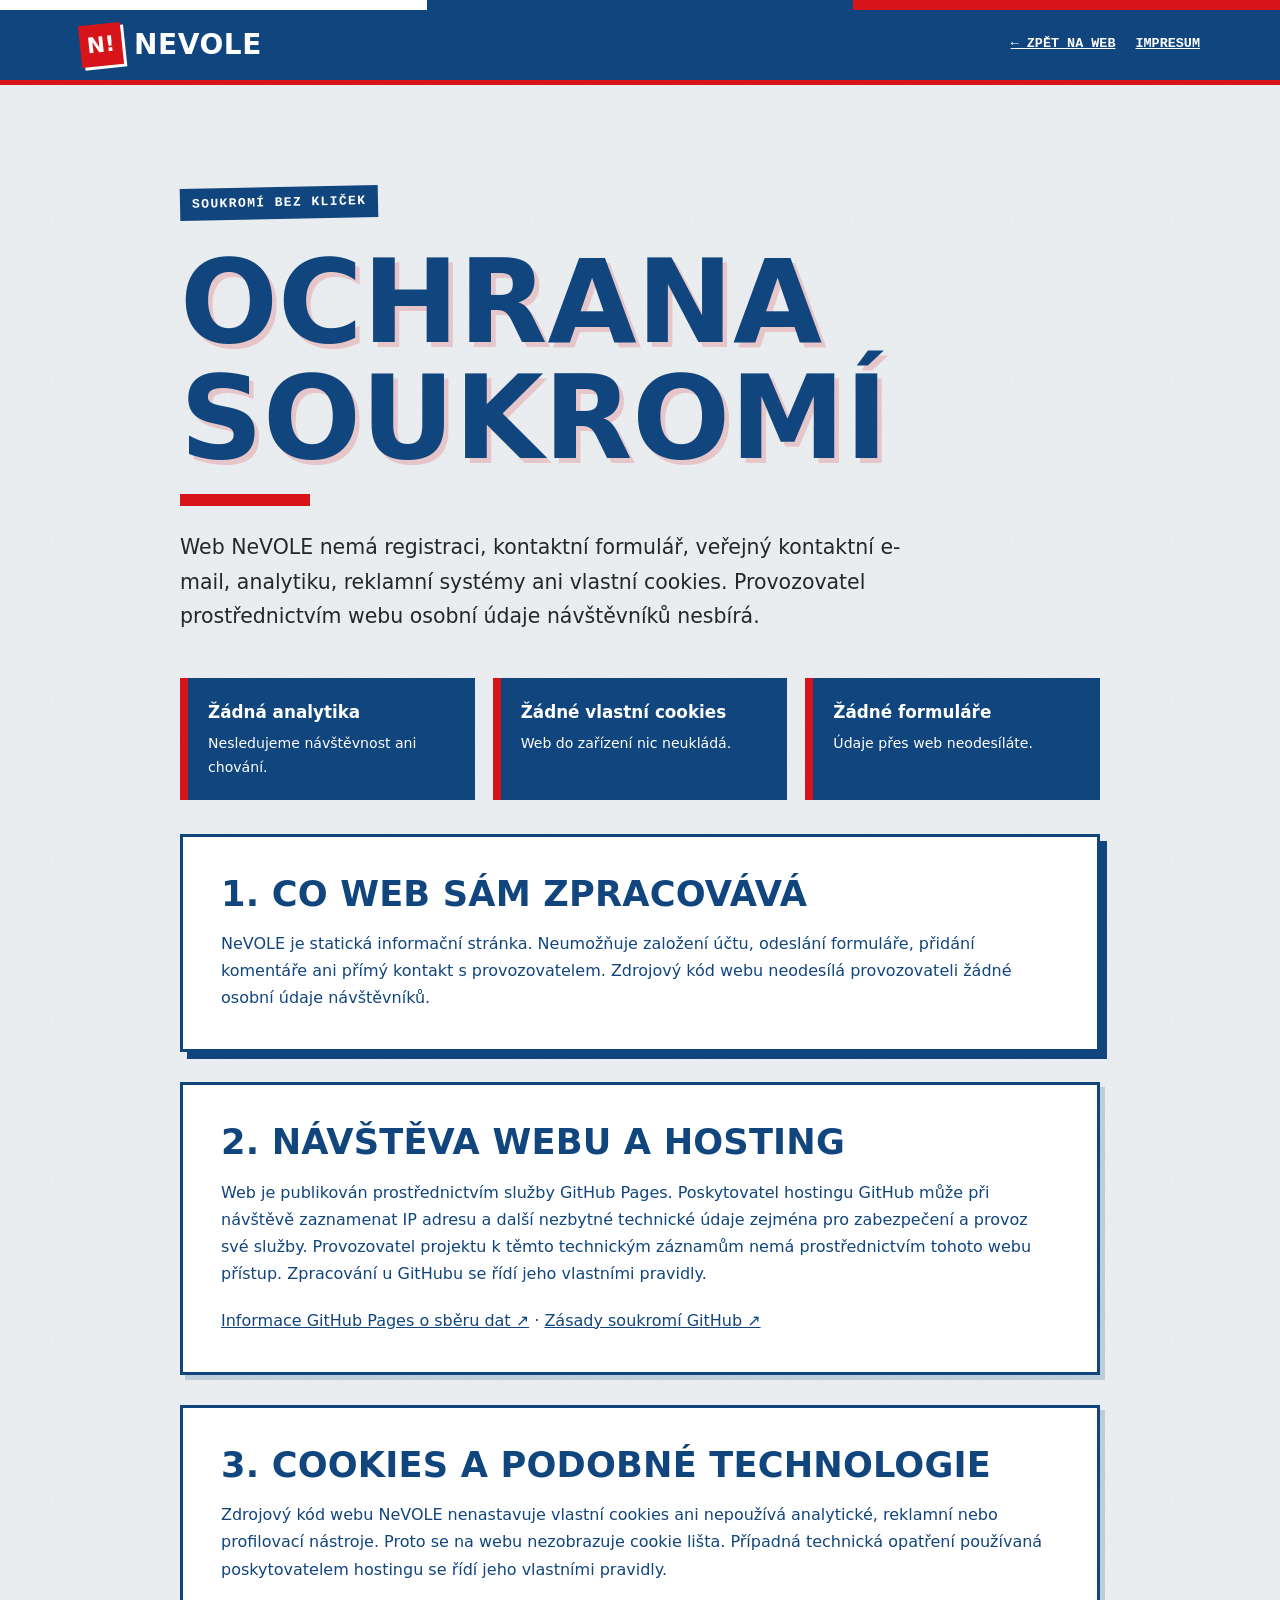
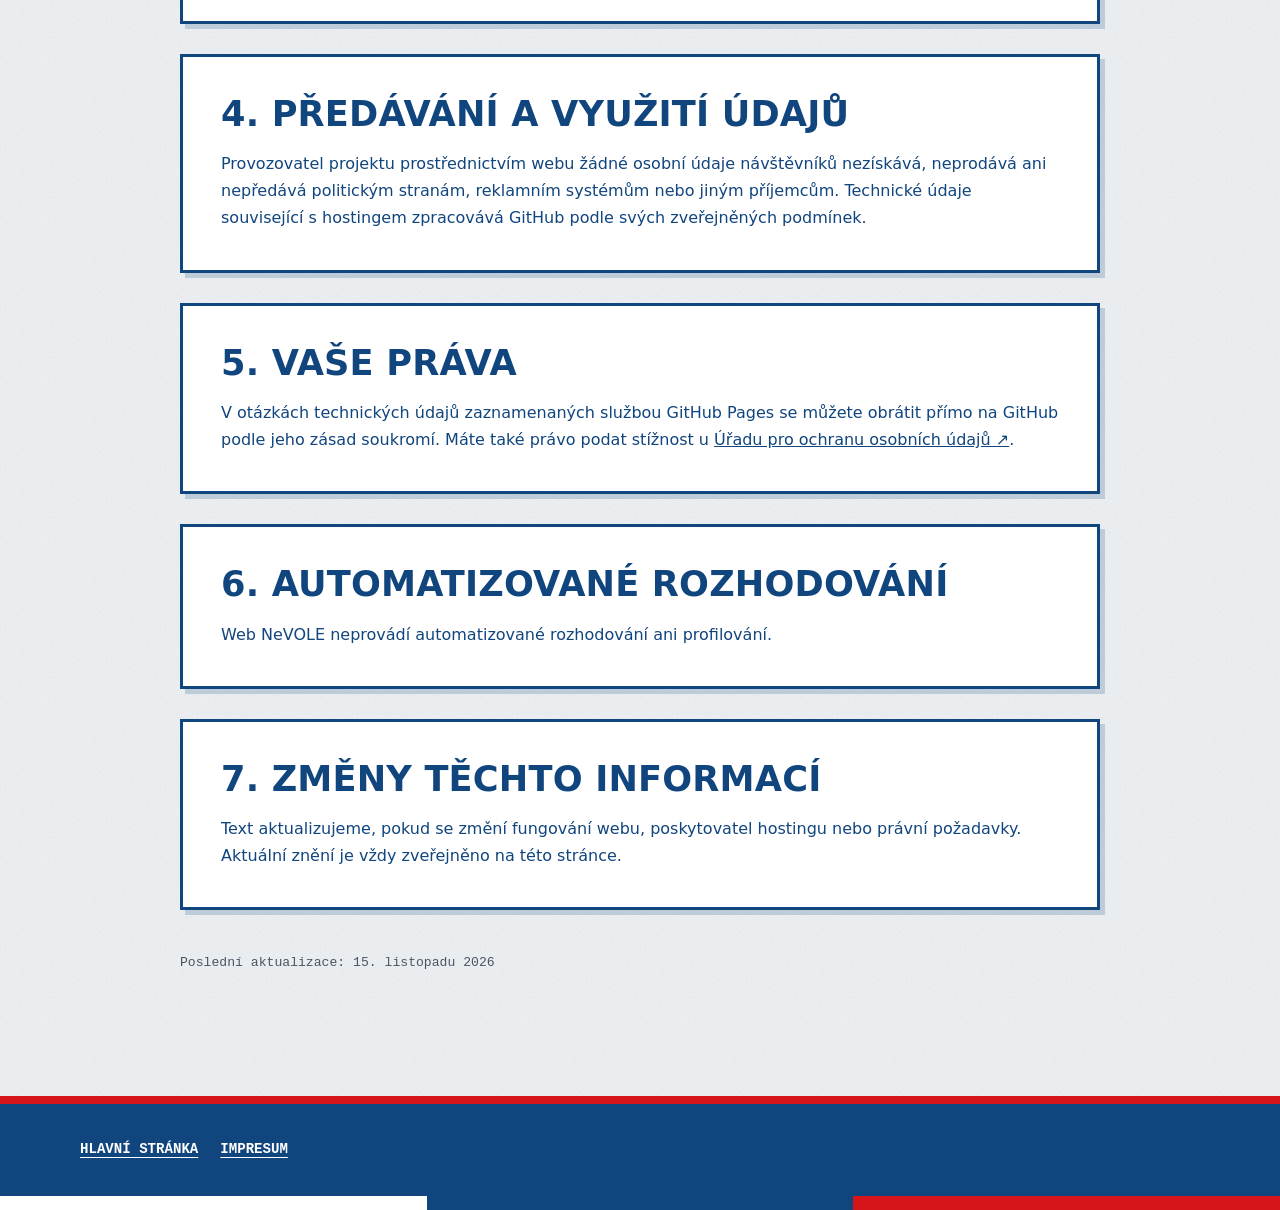
<file: ochrana-soukromi.html>
<!doctype html>
<html lang="cs">
<head>
  <meta charset="utf-8"><meta http-equiv="Content-Security-Policy" content="default-src 'self'; script-src 'self'; style-src 'self'; img-src 'self' data:; connect-src 'none'; object-src 'none'; base-uri 'none'; form-action 'none'; frame-src 'none'; upgrade-insecure-requests"><meta name="viewport" content="width=device-width, initial-scale=1"><meta name="theme-color" content="#11457e">
  <meta name="description" content="Informace o ochraně soukromí a zpracování osobních údajů na webu NeVOLE."><meta name="referrer" content="strict-origin-when-cross-origin"><meta name="robots" content="index,follow">
  <title>Ochrana soukromí — NeVOLE</title><link rel="icon" type="image/svg+xml" href="favicon.svg"><link rel="stylesheet" href="styles.css">
</head>
<body class="legal-page">
  <a class="skip-link" href="#obsah">Přejít na obsah</a><div class="tricolor" aria-hidden="true"><span></span><span></span><span></span></div>
  <header class="site-header"><a class="brand" href="index.html" aria-label="NeVOLE – hlavní stránka"><span class="brand-mark">N!</span>NeVOLE</a><nav class="legal-top-nav" aria-label="Navigace"><a href="index.html">← Zpět na web</a><a href="impresum.html">Impresum</a></nav></header>
  <main id="obsah" class="legal-main"><div class="container legal-container">
    <p class="section-kicker">Soukromí bez kliček</p><h1>Ochrana soukromí</h1><p class="legal-lead">Web NeVOLE nemá registraci, kontaktní formulář, veřejný kontaktní e-mail, analytiku, reklamní systémy ani vlastní cookies. Provozovatel prostřednictvím webu osobní údaje návštěvníků nesbírá.</p>
    <div class="privacy-summary" aria-label="Rychlý přehled"><div><strong>Žádná analytika</strong><span>Nesledujeme návštěvnost ani chování.</span></div><div><strong>Žádné vlastní cookies</strong><span>Web do zařízení nic neukládá.</span></div><div><strong>Žádné formuláře</strong><span>Údaje přes web neodesíláte.</span></div></div>
    <section class="legal-card"><h2>1. Co web sám zpracovává</h2><p>NeVOLE je statická informační stránka. Neumožňuje založení účtu, odeslání formuláře, přidání komentáře ani přímý kontakt s provozovatelem. Zdrojový kód webu neodesílá provozovateli žádné osobní údaje návštěvníků.</p></section>
    <section class="legal-section"><h2>2. Návštěva webu a hosting</h2><p>Web je publikován prostřednictvím služby GitHub Pages. Poskytovatel hostingu GitHub může při návštěvě zaznamenat IP adresu a další nezbytné technické údaje zejména pro zabezpečení a provoz své služby. Provozovatel projektu k těmto technickým záznamům nemá prostřednictvím tohoto webu přístup. Zpracování u GitHubu se řídí jeho vlastními pravidly.</p><p><a href="https://docs.github.com/en/pages/getting-started-with-github-pages/what-is-github-pages#data-collection" target="_blank" rel="noopener noreferrer">Informace GitHub Pages o sběru dat ↗</a> · <a href="https://docs.github.com/en/site-policy/privacy-policies/github-general-privacy-statement" target="_blank" rel="noopener noreferrer">Zásady soukromí GitHub ↗</a></p></section>
    <section class="legal-section"><h2>3. Cookies a podobné technologie</h2><p>Zdrojový kód webu NeVOLE nenastavuje vlastní cookies ani nepoužívá analytické, reklamní nebo profilovací nástroje. Proto se na webu nezobrazuje cookie lišta. Případná technická opatření používaná poskytovatelem hostingu se řídí jeho vlastními pravidly.</p></section>
    <section class="legal-section"><h2>4. Předávání a využití údajů</h2><p>Provozovatel projektu prostřednictvím webu žádné osobní údaje návštěvníků nezískává, neprodává ani nepředává politickým stranám, reklamním systémům nebo jiným příjemcům. Technické údaje související s hostingem zpracovává GitHub podle svých zveřejněných podmínek.</p></section>
    <section class="legal-section"><h2>5. Vaše práva</h2><p>V otázkách technických údajů zaznamenaných službou GitHub Pages se můžete obrátit přímo na GitHub podle jeho zásad soukromí. Máte také právo podat stížnost u <a href="https://uoou.gov.cz/" target="_blank" rel="noopener noreferrer">Úřadu pro ochranu osobních údajů ↗</a>.</p></section>
    <section class="legal-section"><h2>6. Automatizované rozhodování</h2><p>Web NeVOLE neprovádí automatizované rozhodování ani profilování.</p></section>
    <section class="legal-section"><h2>7. Změny těchto informací</h2><p>Text aktualizujeme, pokud se změní fungování webu, poskytovatel hostingu nebo právní požadavky. Aktuální znění je vždy zveřejněno na této stránce.</p></section>
    <p class="legal-updated">Poslední aktualizace: 15. listopadu 2026</p>
  </div></main>
  <footer class="site-footer legal-footer"><div class="container"><nav class="legal-links" aria-label="Právní informace"><a href="index.html">Hlavní stránka</a><a href="impresum.html">Impresum</a></nav></div></footer><div class="tricolor tricolor-bottom" aria-hidden="true"><span></span><span></span><span></span></div>
</body>
</html>
</file>
<file: styles.css>
/* NeVOLE 1.04 — „Plakát '89": revoluční plakátový styl v barvách české vlajky.
   Bílá, modrá Pantone 293 (#11457E), červená Pantone 485 (#D7141A).
   Žlutá patří výhradně dočasné výzvě nad hero.
   Bez externích fontů a bez sledování; vysoký kontrast zachován. */

/* Plakátové písmo: použije systémový Impact, pokud je k dispozici (bez umělého ztučnění). */
@font-face{
  font-family:"Plakat";
  src:local("Impact"),local("Haettenschweiler"),local("Anton");
  font-weight:400 900;
}

:root{
  --ink:#11457e;
  --paper:#ffffff;
  --paper-light:#ffffff;
  --red:#d7141a;
  --red-dark:#c21217;
  --blue:#11457e;
  --yellow:#ffd400;
  --text:#262626;
  --muted:#4a5563;
  --poster:"Plakat","Arial Narrow","Roboto Condensed","sans-serif-condensed",system-ui,sans-serif;
  --type:"Courier New",Courier,"Liberation Mono",ui-monospace,monospace;
  --body:Inter,ui-sans-serif,system-ui,-apple-system,"Segoe UI",Arial,sans-serif;
  --shadow:7px 7px 0 var(--ink);
  --tape:repeating-linear-gradient(-45deg,#fff 0 14px,var(--red) 14px 28px);
  --tape-yellow:repeating-linear-gradient(-45deg,var(--yellow) 0 14px,var(--ink) 14px 28px);
  --rays:repeating-conic-gradient(from 0deg at 82% 50%,var(--red) 0 7.5deg,var(--red-dark) 7.5deg 15deg);
}

*,*::before,*::after{box-sizing:border-box}
html{scroll-behavior:smooth;scroll-padding-top:92px}
body{
  margin:0;
  font-family:var(--body);
  color:var(--ink);
  line-height:1.7;
  overflow-x:clip;
  background-color:var(--paper);
  /* jemné zrno papíru */
  background-image:url("data:image/svg+xml,%3Csvg xmlns='http://www.w3.org/2000/svg' width='160' height='160'%3E%3Cfilter id='n'%3E%3CfeTurbulence type='fractalNoise' baseFrequency='.9' numOctaves='2' stitchTiles='stitch'/%3E%3CfeColorMatrix values='0 0 0 0 0 0 0 0 0 0 0 0 0 0 0 0 0 0 .07 0'/%3E%3C/filter%3E%3Crect width='160' height='160' filter='url(%23n)'/%3E%3C/svg%3E");
}
::selection{background:var(--red);color:#fff}
a{color:var(--blue)}
button{font:inherit}
button,a{touch-action:manipulation}
a:focus-visible,button:focus-visible,summary:focus-visible{
  outline:3px solid #fff;
  outline-offset:2px;
  box-shadow:0 0 0 9px var(--red);
}
p{margin:0 0 1.2rem}
h1,h2,h3{line-height:1.1;margin-top:0}
h2{
  font-family:var(--poster);
  font-weight:900;
  font-size:clamp(2.3rem,5.4vw,4.2rem);
  text-transform:uppercase;
  letter-spacing:.005em;
  line-height:1.06;
  margin:10px 0 28px;
}
h3{font-size:1.2rem;font-weight:800;margin:0 0 10px;letter-spacing:-.01em}
.container{width:min(1120px,calc(100% - 50px));margin-inline:auto}

.skip-link{position:absolute;transform:translateY(-150%);z-index:99;background:#fff;color:var(--ink);border:3px solid var(--ink);font-weight:800;padding:8px 15px}
.skip-link:focus{transform:none}

/* Trikolóra */
.tricolor{display:grid;grid-template-columns:repeat(3,1fr);height:10px}
.tricolor span:nth-child(1){background:#fff}
.tricolor span:nth-child(2){background:var(--blue)}
.tricolor span:nth-child(3){background:var(--red)}
.tricolor-bottom{height:14px}

/* Hlavička */
.site-header{
  position:sticky;top:0;z-index:10;
  background:var(--ink);color:var(--paper);
  border-bottom:5px solid var(--red);
  display:flex;align-items:center;justify-content:space-between;gap:16px;
  padding:11px max(25px,calc((100vw - 1120px)/2));
}
.brand{
  display:flex;align-items:center;gap:12px;
  font-family:var(--poster);font-weight:900;font-size:1.75rem;letter-spacing:.02em;
  text-transform:uppercase;text-decoration:none;color:var(--paper);
}
.brand-mark{
  display:grid;place-items:center;width:42px;height:42px;
  background:var(--red);color:#fff;
  font-size:1.35rem;letter-spacing:0;
  transform:rotate(-6deg);
  box-shadow:3px 3px 0 #fff;
}
.site-nav{display:flex;align-items:center;gap:6px}
.site-nav a{
  font-family:var(--type);font-size:.84rem;font-weight:700;
  text-transform:uppercase;letter-spacing:.06em;
  text-decoration:none;color:var(--paper);
  padding:6px 10px;
}
.site-nav a:hover,.site-nav a:focus-visible{background:#fff;color:var(--ink)}
.menu-toggle{
  display:none;cursor:pointer;
  background:#fff;color:var(--ink);
  border:0;padding:8px 14px;
  font-family:var(--type);font-weight:700;text-transform:uppercase;
  box-shadow:3px 3px 0 var(--red);
}

/* Žlutý informační panel (trvale v HTML nad hero) */
.urgent{
  position:relative;
  background:var(--yellow);color:var(--ink);
  padding:clamp(48px,6vw,74px) 0;
}
.urgent::before,.urgent::after{
  content:"";position:absolute;left:0;right:0;height:14px;background:var(--tape-yellow);
}
.urgent::before{top:0}
.urgent::after{bottom:0}
.urgent h2{font-size:clamp(2.4rem,6.4vw,5rem);max-width:980px;margin:16px 0 22px}
.urgent .lead{max-width:780px;color:var(--ink);font-weight:500}
.urgent .section-kicker{background:var(--ink);color:var(--yellow)}
.urgent-button{
  display:inline-block;margin-top:8px;padding:14px 24px;
  background:var(--ink);color:#fff;
  font-family:var(--poster);font-size:1.3rem;font-weight:900;
  text-transform:uppercase;letter-spacing:.04em;text-decoration:none;
  box-shadow:6px 6px 0 var(--red);
  transition:transform .12s,box-shadow .12s;
}
.urgent-button:hover{transform:translate(-2px,-2px);box-shadow:9px 9px 0 var(--red)}
.urgent-button:active{transform:translate(4px,4px);box-shadow:2px 2px 0 var(--red)}
.urgent-rules{display:flex;flex-wrap:wrap;gap:14px 18px;list-style:none;margin:6px 0 26px;padding:0}
.urgent-rules li{
  padding:6px 16px;background:#fff;color:var(--ink);
  border:3px solid var(--ink);box-shadow:4px 4px 0 var(--ink);
  font-family:var(--poster);font-weight:900;font-size:1.35rem;
  text-transform:uppercase;letter-spacing:.04em;line-height:1.2;
}
.urgent-rules li:nth-child(odd){transform:rotate(-2deg)}
.urgent-rules li:nth-child(even){transform:rotate(1.5deg)}
.urgent-rules li:last-child{background:var(--red);color:#fff}
.urgent-small{display:block;margin-top:22px;font-family:var(--type);font-size:.8rem;font-weight:700;color:var(--ink)}

/* Hero: rudý plakát s paprsky */
.hero{background:var(--red);background-image:var(--rays);color:#fff;overflow:hidden;border-bottom:6px solid var(--ink)}
.hero-inner{min-height:560px;position:relative;display:flex;align-items:center;padding-block:70px}
.hero-copy{position:relative;z-index:2;max-width:860px;padding-right:80px}
.hero .eyebrow{
  display:inline-block;margin:0 0 30px;padding:7px 15px;
  background:#fff;color:var(--ink);
  font-family:var(--type);font-size:1rem;font-weight:700;
  text-transform:uppercase;letter-spacing:.07em;
  transform:rotate(-2.5deg);
  box-shadow:5px 5px 0 var(--ink);
}
.hero h1{
  font-family:var(--poster);font-weight:900;
  font-size:clamp(3.3rem,8.4vw,7.6rem);
  text-transform:uppercase;letter-spacing:.005em;line-height:1.02;
  color:#fff;margin:0 0 28px;
  text-shadow:.05em .05em 0 var(--ink);
}
.hero-underline{display:block;width:170px;height:12px;background:#fff;border:2px solid var(--ink);margin:0 0 28px}
.hero-lead{
  max-width:700px;margin:0;padding:16px 20px;
  background:var(--ink);color:#fff;
  font-size:clamp(1rem,1.8vw,1.25rem);font-weight:500;line-height:1.65;
  border-left:8px solid #fff;
}
.hero-keys{
  position:absolute;right:-55px;top:50%;z-index:1;
  width:clamp(230px,29vw,420px);height:auto;
  transform:translateY(-50%) rotate(4deg);
  transform-origin:50% 0;
  filter:drop-shadow(10px 12px 0 rgba(0,0,0,.45));
  pointer-events:none;
  animation:cinkani 3.2s ease-in-out infinite;
}
@keyframes cinkani{
  0%,100%{transform:translateY(-50%) rotate(5deg)}
  50%{transform:translateY(-50%) rotate(-4deg)}
}
@keyframes cinkani-mobil{
  0%,100%{transform:rotate(5deg)}
  50%{transform:rotate(-4deg)}
}

/* Stavový pruh */
.status-bar{position:relative;background:var(--ink);color:var(--paper);padding:20px 0 18px}
.status-bar::before{content:"";position:absolute;left:0;right:0;top:0;height:8px;background:var(--tape)}
.status-content{display:flex;justify-content:space-between;align-items:center;flex-wrap:wrap;gap:8px;padding-top:6px}
.status-content strong{font-family:var(--poster);font-weight:900;font-size:1.25rem;letter-spacing:.06em;color:#fff}
.status-content>span{font-family:var(--type);font-size:.84rem;color:#fff}
.status-dot{display:inline-block;width:13px;height:13px;border-radius:50%;background:#fff;margin-right:12px;animation:pulz 1.4s ease-in-out infinite}
@keyframes pulz{
  0%,100%{box-shadow:0 0 0 0 rgba(255,255,255,.8)}
  60%{box-shadow:0 0 0 10px rgba(255,255,255,0)}
}

/* Sekce */
.section{padding:clamp(58px,7.5vw,96px) 0;color:var(--ink)}
.section h2::after{content:"";display:block;width:110px;height:11px;background:var(--red);margin-top:16px}
.section-alt{background-color:rgba(17,69,126,.08);border-block:4px solid var(--ink)}
.section-kicker{
  display:inline-block;margin:0 0 12px;padding:5px 12px;
  background:var(--ink);color:var(--paper);
  font-family:var(--type);font-size:.82rem;font-weight:700;
  letter-spacing:.1em;text-transform:uppercase;
  transform:rotate(-1.2deg);
}
.lead{max-width:900px;font-size:clamp(1.06rem,1.65vw,1.25rem);color:var(--text);line-height:1.75}
.lead strong{background:var(--red);color:#fff;padding:1px 5px;box-decoration-break:clone;-webkit-box-decoration-break:clone}
.source-hint{font-family:var(--type);font-size:.84rem;color:var(--muted);margin-top:28px}

/* Společný „vylepený" vzhled karet */
.fact-card,.compare-card,.argument-card,.question-card,.source-grid a,details{
  background:var(--paper-light);
  border:3px solid var(--ink);
  box-shadow:var(--shadow);
}
.fact-card,.compare-card,.argument-card,.question-card,.source-grid a{transition:transform .14s,box-shadow .14s}
.fact-card:hover,.compare-card:hover,.argument-card:hover,.question-card:hover{
  transform:translate(-3px,-3px) rotate(0deg);
  box-shadow:11px 11px 0 var(--ink);
}

.fact-cards{display:grid;grid-template-columns:repeat(3,minmax(0,1fr));gap:26px;margin-top:36px}
.fact-card{padding:26px;border-top-width:12px;border-top-color:var(--blue)}
.fact-card.red{border-top-color:var(--red)}
.fact-card:nth-child(odd){transform:rotate(-.8deg)}
.fact-card:nth-child(even){transform:rotate(.7deg)}
.fact-card .fact-date{display:block;font-family:var(--poster);font-weight:900;font-size:3.1rem;line-height:1.05;color:var(--red);margin-bottom:14px}
.fact-card h3{font-size:1.12rem;text-transform:uppercase;letter-spacing:.02em}
.fact-card p{font-size:.92rem;color:var(--text);margin:0}

/* Chronologie */
.timeline{display:grid;grid-template-columns:repeat(2,minmax(0,1fr));column-gap:50px;row-gap:0;margin-top:38px}
.timeline-item{border-left:5px solid var(--ink);padding:0 0 32px 26px;position:relative}
.timeline-item::before{
  content:"";position:absolute;left:-11px;top:4px;
  width:17px;height:17px;background:var(--red);
  border:3px solid var(--ink);transform:rotate(45deg);
}
.timeline-item time{
  display:inline-block;padding:2px 8px;
  background:var(--red);color:#fff;
  font-family:var(--type);font-weight:700;font-size:.8rem;
  text-transform:uppercase;letter-spacing:.05em;
}
.timeline-item h3{font-size:1.18rem;margin:8px 0 8px}
.timeline-item p{font-size:.92rem;color:var(--text);margin:0}
.timeline-item.planned{border-left-style:dashed}
.timeline-item.planned::before{background:#fff}
.timeline-item.planned time{background:#fff;color:var(--ink);box-shadow:inset 0 0 0 2px var(--ink)}
/* Tmavá sekce: peníze */
.section-dark{position:relative;background:var(--ink);color:#fff}
.section-dark::before,.section-dark::after{content:"";position:absolute;left:0;right:0;height:12px;background:var(--tape)}
.section-dark::before{top:0}
.section-dark::after{bottom:0}
.section-dark .section-kicker{background:#fff;color:var(--ink)}
.section-dark h2{font-size:clamp(2.5rem,7vw,5.8rem);color:#fff}
.section-dark h2::after{background:var(--red)}
.section-dark p{color:#fff}
.section-dark .lead{color:#fff}
.section-dark p strong{background:#fff;color:var(--ink);padding:1px 5px;box-decoration-break:clone;-webkit-box-decoration-break:clone}
.money-accent{background:#fff;color:var(--red);padding:0 .12em;box-decoration-break:clone;-webkit-box-decoration-break:clone}
.compare-grid{display:grid;grid-template-columns:repeat(2,minmax(0,1fr));gap:26px;margin:36px 0}
.compare-card{padding:28px;color:var(--ink)}
.section-dark .compare-card{border-color:#fff;box-shadow:7px 7px 0 var(--red)}
.section-dark .compare-card:hover{box-shadow:11px 11px 0 var(--red)}
.section-dark .compare-card h3,.section-dark .compare-card p{color:var(--ink)}
.compare-card.light{background:var(--red)}
.section-dark .compare-card.light{box-shadow:7px 7px 0 #fff}
.section-dark .compare-card.light:hover{box-shadow:11px 11px 0 #fff}
.section-dark .compare-card.light h3,.section-dark .compare-card.light p{color:#fff}
.compare-card:nth-child(odd),.argument-card:nth-child(odd){transform:rotate(-.6deg)}
.compare-card:nth-child(even),.argument-card:nth-child(even){transform:rotate(.6deg)}
.compare-card h3,.argument-card h3{
  font-family:var(--poster);font-weight:900;font-size:1.75rem;
  text-transform:uppercase;letter-spacing:.02em;line-height:1.15;margin-bottom:14px;
}
.compare-card p{font-size:1rem;line-height:1.7;margin:0}
.large-quote{
  margin:30px 0;padding:14px 26px;
  border-left:12px solid #fff;
  font-family:var(--poster);font-weight:900;
  font-size:clamp(1.6rem,3.6vw,2.7rem);
  text-transform:uppercase;letter-spacing:.01em;line-height:1.2;
  color:#fff;
}

/* Argumenty */
.argument-card{padding:28px;border-top-width:12px;border-top-color:var(--blue);color:var(--ink)}
.argument-card.red{border-top-color:var(--red)}
.argument-card ul{margin:0;padding-left:0;list-style:none}
.argument-card li{position:relative;margin-bottom:10px;padding-left:26px;color:var(--text)}
.argument-card li::before{content:"";position:absolute;left:0;top:.5em;width:12px;height:12px;background:var(--blue)}
.argument-card.red li::before{background:var(--red)}
.argument-card p{color:var(--text);margin:0}
.takeaway{
  margin-top:32px;padding:22px 26px;
  background:var(--ink);color:#fff;
  border-left:12px solid var(--red);
  font-size:1.1rem;font-weight:800;
  transform:rotate(-.5deg);
  box-shadow:7px 7px 0 var(--red);
}

/* Otázky */
.question-grid{display:grid;grid-template-columns:repeat(2,minmax(0,1fr));gap:26px;margin-top:32px}
.question-card{padding:24px 26px}
.question-card:nth-child(4n+1),.question-card:nth-child(4n+4){transform:rotate(-.6deg)}
.question-card:nth-child(4n+2),.question-card:nth-child(4n+3){transform:rotate(.6deg)}
.question-card span{display:block;font-family:var(--poster);font-weight:900;font-size:3.2rem;line-height:1;color:var(--red)}
.question-card h3{margin:8px 0;font-size:1.3rem}
.question-card p{font-size:.94rem;color:var(--text);margin:0}

/* Prohlášení: rudý manifest */
.section-statement{background:var(--red);background-image:var(--rays);color:#fff;border-block:6px solid var(--ink)}
.section-statement .section-kicker{background:var(--ink);color:#fff}
.section-statement h2{
  font-size:clamp(4rem,13vw,11rem);line-height:1;color:#fff;
  text-shadow:.05em .05em 0 var(--ink);
  margin-bottom:36px;
}
.section-statement h2::after{background:#fff;border:2px solid var(--ink);height:14px;width:170px;margin-top:22px}
.section-statement p{max-width:900px;color:#fff;font-size:1.12rem;font-weight:500;line-height:1.85}
/* FAQ */
details{margin-bottom:16px;box-shadow:5px 5px 0 var(--ink)}
summary{
  position:relative;cursor:pointer;list-style:none;
  padding:16px 56px 16px 20px;
  font-size:1.06rem;font-weight:800;color:var(--ink);
}
summary::-webkit-details-marker{display:none}
summary::after{
  content:"+";position:absolute;right:16px;top:50%;transform:translateY(-50%);
  font-family:var(--poster);font-size:2rem;line-height:1;color:var(--red);
}
details[open] summary{background:var(--ink);color:#fff}
details[open] summary::after{content:"–";color:#fff}
summary:hover,details[open] summary:hover{background:var(--red);color:#fff}
summary:hover::after{color:#fff}
details p{font-size:.98rem;color:var(--text);padding:16px 20px;margin:0}

/* Zdroje */
.source-grid{display:grid;grid-template-columns:repeat(2,minmax(0,1fr));gap:22px;margin:32px 0}
.source-grid a{display:block;padding:18px 22px;color:var(--ink);text-decoration:none;border-left-width:12px}
.source-grid a:hover,.source-grid a:focus-visible{
  background:var(--ink);color:#fff;
  transform:translate(-3px,-3px);
  box-shadow:11px 11px 0 var(--red);
}
.source-grid strong{display:block;font-size:1.05rem;font-weight:800;text-transform:uppercase;letter-spacing:.02em}
.source-grid span{display:block;font-family:var(--type);font-size:.84rem;margin-top:4px}

/* Patička */
.site-footer{background:var(--ink);color:#fff;padding:56px 0;border-top:8px solid var(--red)}
.site-footer a{color:#fff}
.footer-inner{display:flex;justify-content:space-between;gap:40px;flex-wrap:wrap}
.footer-brand{
  display:inline-block;margin-bottom:10px;
  font-family:var(--poster);font-weight:900;font-size:3.4rem;line-height:1;
  text-transform:uppercase;letter-spacing:.02em;text-decoration:none;
  color:#fff!important;
}
.site-footer p,.site-footer small{color:#fff}
.site-footer small{font-family:var(--type);font-size:.8rem}
.share-button{
  margin-top:0;padding:11px 20px;cursor:pointer;
  background:var(--red);color:#fff;border:3px solid #fff;
  font-family:var(--poster);font-size:1.2rem;font-weight:900;
  text-transform:uppercase;letter-spacing:.04em;
  box-shadow:5px 5px 0 #fff;
  transition:transform .12s,box-shadow .12s;
}
.share-button:hover{transform:translate(-2px,-2px);box-shadow:8px 8px 0 #fff}
.share-button:active{transform:translate(3px,3px);box-shadow:2px 2px 0 #fff}
.share-feedback{font-family:var(--type);font-size:.82rem;margin-top:12px}
/* Právní stránky a odkazy v patičce */
.legal-links{display:flex;flex-wrap:wrap;gap:10px 22px;margin-top:22px}
.legal-links a{font-family:var(--type);font-size:.88rem;font-weight:700;text-transform:uppercase;text-underline-offset:4px}
.legal-top-nav{display:flex;align-items:center;gap:20px}
.legal-top-nav a{color:#fff;font-family:var(--type);font-size:.84rem;font-weight:700;text-transform:uppercase}
.legal-main{padding:clamp(54px,8vw,105px) 0;background:rgba(17,69,126,.05)}
.legal-container{max-width:920px}
.legal-main h1{font-family:var(--poster);font-size:clamp(3.4rem,9vw,7.2rem);line-height:1;text-transform:uppercase;margin:14px 0 24px;text-shadow:.04em .04em 0 rgba(215,20,26,.18)}
.legal-main h1::after{content:"";display:block;width:130px;height:12px;background:var(--red);margin-top:18px}
.legal-lead{max-width:760px;font-size:clamp(1.08rem,2vw,1.28rem);color:var(--text);margin-bottom:44px}
.legal-card,.legal-section{background:#fff;border:3px solid var(--ink);box-shadow:7px 7px 0 var(--ink);padding:clamp(24px,4vw,38px);margin:0 0 30px}
.legal-section{box-shadow:5px 5px 0 rgba(17,69,126,.2)}
.legal-card h2,.legal-section h2{font-family:var(--poster);font-size:clamp(1.6rem,3vw,2.2rem);text-transform:uppercase;margin:0 0 18px}
.legal-card p:last-child,.legal-section p:last-child{margin-bottom:0}
.legal-data{margin:0}
.legal-data>div{display:grid;grid-template-columns:minmax(180px,.75fr) 1.5fr;gap:20px;padding:14px 0;border-top:1px solid rgba(17,69,126,.3)}
.legal-data>div:first-child{border-top:0;padding-top:0}
.legal-data dt{font-family:var(--type);font-size:.82rem;font-weight:700;text-transform:uppercase}
.legal-data dd{margin:0;color:var(--text)}
.legal-placeholder{display:inline;background:#fff1a8;color:#5b4500;padding:3px 7px;border:2px dashed #8b6b00}
.privacy-summary{display:grid;grid-template-columns:repeat(3,1fr);gap:18px;margin:0 0 34px}
.privacy-summary div{background:var(--ink);color:#fff;border-left:8px solid var(--red);padding:20px}
.privacy-summary strong,.privacy-summary span{display:block}.privacy-summary strong{font-size:1.05rem;margin-bottom:5px}.privacy-summary span{font-size:.88rem}
.legal-updated{font-family:var(--type);font-size:.82rem;color:var(--muted);margin-top:42px}
.legal-footer{padding:34px 0}
.legal-footer .legal-links{margin:0}

/* Tablet */
@media(max-width:920px){
  .hero-copy{max-width:750px;padding-right:95px}
  .hero-keys{width:300px;right:-90px;opacity:.6}
  .site-nav{gap:0}
  .site-nav a{font-size:.76rem;padding:6px 7px}
  .fact-cards{gap:20px}
}

/* Mobil */
@media(max-width:680px){
  .container{width:calc(100% - 36px)}
  .site-header{padding:10px 18px;flex-wrap:wrap}
  .menu-toggle{display:block}
  .site-nav{display:none;width:100%;flex-direction:column;align-items:stretch;gap:0;padding:6px 0 8px}
  .site-nav.open{display:flex}
  .site-nav a{padding:11px 8px;font-size:.98rem;border-top:1px solid rgba(255,255,255,.3)}
  .hero-inner{min-height:0;padding-block:52px 64px;display:block}
  .hero-copy{max-width:none;padding-right:0}
  .hero h1{font-size:clamp(2.9rem,14.5vw,5rem)}
  .hero-lead{max-width:100%}
  .hero-keys{
    position:relative;display:block;right:auto;top:auto;
    width:min(62vw,250px);height:auto;
    margin:18px -12px -90px auto;opacity:.95;
    transform:rotate(4deg);
    animation-name:cinkani-mobil;
  }
  .fact-cards,.timeline,.compare-grid,.question-grid,.source-grid{grid-template-columns:1fr}
  .section{padding:50px 0}
  .fact-card,.compare-card,.argument-card{padding:22px}
  .timeline{margin-top:26px}
  .timeline-item{padding-bottom:26px}
  .section-dark h2{font-size:2.7rem}
  .urgent{padding:46px 0}
  .urgent h2{font-size:2.7rem}
  .status-content{align-items:flex-start;flex-direction:column}
  .footer-inner{flex-direction:column}
  .section-statement h2{font-size:clamp(3.6rem,19vw,5.5rem)}
  .legal-top-nav{gap:10px}.legal-top-nav a{font-size:.7rem}.legal-top-nav a:last-child{display:none}
  .privacy-summary{grid-template-columns:1fr}.legal-data>div{grid-template-columns:1fr;gap:4px}
}

@media(prefers-reduced-motion:reduce){
  html{scroll-behavior:auto}
  .hero-keys,.status-dot{animation:none}
  *,*::before,*::after{transition:none!important}
}

@media print{
  .site-header{position:static}
  .hero-keys,.status-dot{animation:none}
}
</file>
